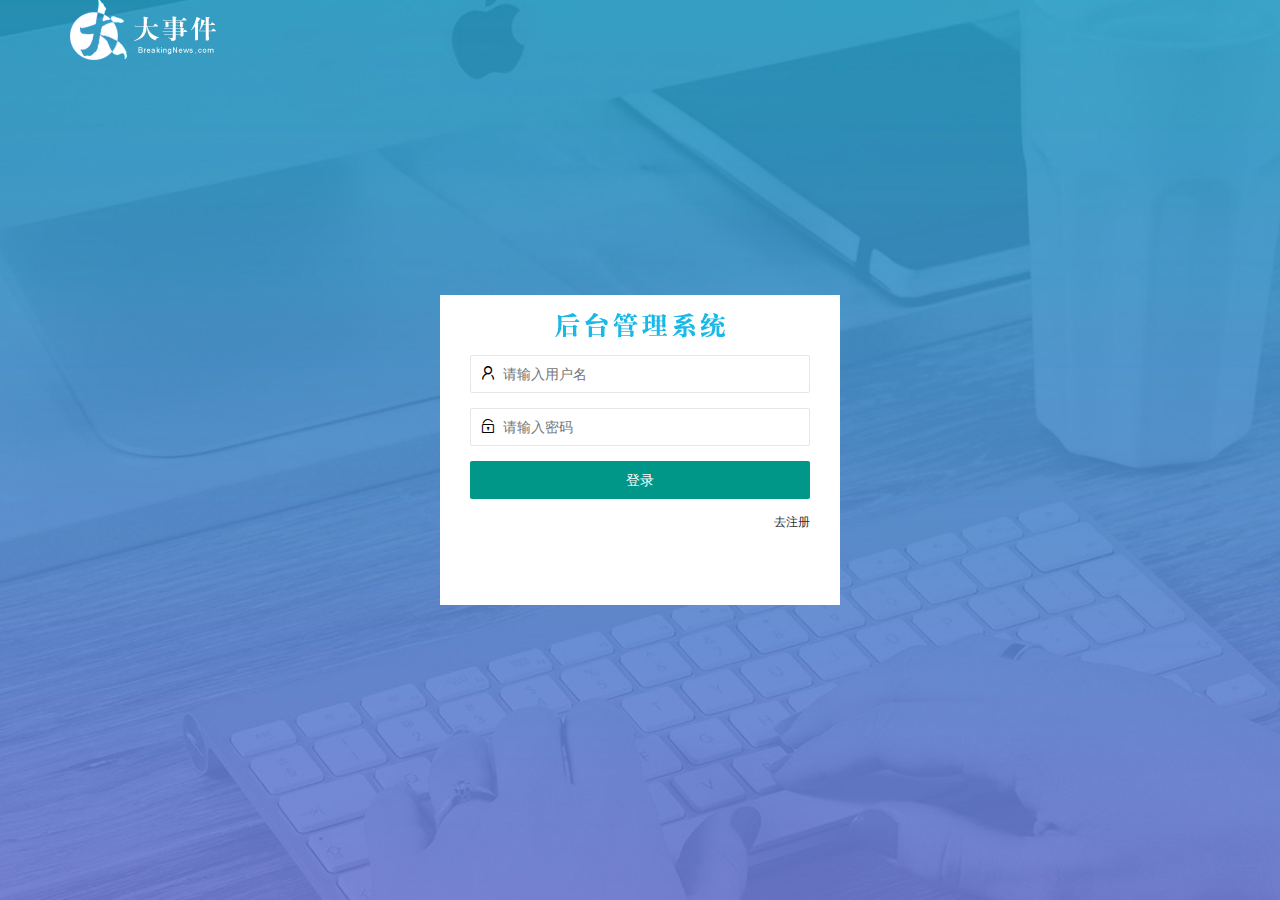
<file: login.html>
<!DOCTYPE html>
<html lang="en">

<head>
    <meta charset="UTF-8">
    <meta name="viewport" content="width=device-width, initial-scale=1.0">
    <title>大事件</title>
    <link rel="stylesheet" href="./assets/css/login.css">
    <!-- 导入layui样式表 -->
    <link rel="stylesheet" href="./assets/lib/layui/css/layui.css">
</head>

<body>
    <!-- 头部样式区 -->
    <div class='layui-main'>
        <img src="./assets/images/logo.png" alt="" />
    </div>
    <!-- 登录和注册区 -->
    <div class="loginAndRegBox">
        <div class="title-box"></div>
        <!-- 登录 -->
        <div class="login-box">
            <form class="layui-form" id="login-post">
                <!-- 用户名 -->
                <div class="layui-form-item">
                    <i class="layui-icon layui-icon-username"></i>
                    <input type="text" name="username" required lay-verify="required" placeholder="请输入用户名" autocomplete="off" class="layui-input" id='username'>
                </div>
                <!-- 密码 -->
                <div class="layui-form-item">
                    <i class="layui-icon layui-icon-password"></i>
                    <input type="password" name="password" required lay-verify="required|pass" placeholder="请输入密码" autocomplete="off" class="layui-input" id='password'>
                </div>
                <!-- 登录按钮 -->
                <div class="layui-form-item"><button class="layui-btn layui-btn-fluid" lay-submit>登录</button>
                </div>
                <div class="layui-form-item links">
                    <a href="javascript:;" id="link_reg">去注册</a>
                </div>
            </form>

        </div>
        <!-- 注册 
           javascript:;不会使页面进行跳转   -->
        <div class="reg-box">
            <form class="layui-form" id='reg-post'>
                <!-- 用户名 -->
                <div class="layui-form-item">
                    <i class="layui-icon layui-icon-username"></i>
                    <input type="text" name="username" required lay-verify="required" placeholder="请输入用户名" autocomplete="off" class="layui-input" id="reg-user">
                </div>
                <!-- 密码 -->
                <div class="layui-form-item">
                    <i class="layui-icon layui-icon-password"></i>
                    <input type="password" name="password" required lay-verify="required|pass" placeholder="请输入密码" autocomplete="off" class="layui-input" id="reg-password">
                </div>
                <!-- 再次输入密码 -->
                <div class="layui-form-item">
                    <i class="layui-icon layui-icon-password"></i>
                    <input type="password" name="repassword" required lay-verify="required|pass|repawd" placeholder="再次输入密码" autocomplete="off" class="layui-input">
                </div>
                <!-- 注册按钮 -->
                <div class="layui-form-item"><button class="layui-btn layui-btn-fluid" lay-submit>注册</button>
                </div>
                <div class="layui-form-item links">
                    <a href="javascript:;" id="link_login">登录</a>
                </div>
            </form>


        </div>
    </div>
    <script src="./assets/lib/layui/layui.all.js"></script>
    <script src="./assets/lib/jquery.js"></script>
    <script src="./assets/js/base.js"></script>
    <script src="./assets/js/login.js"></script>
</body>

</html>
</file>
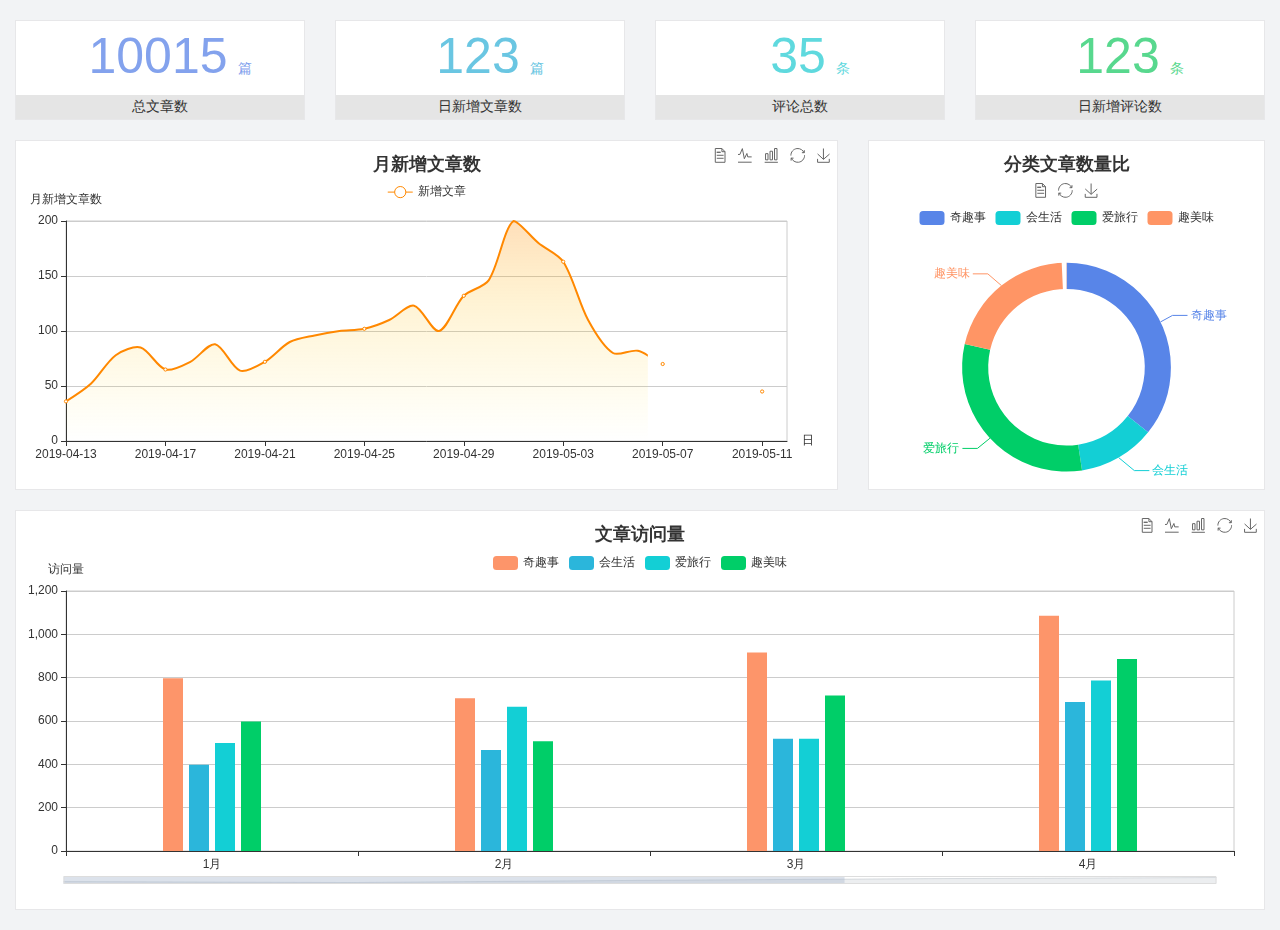
<file: home/dashboard.html>
<!DOCTYPE html>
<html lang="en">

<head>
  <meta charset="UTF-8">
  <meta name="viewport" content="width=device-width, initial-scale=1.0">
  <meta http-equiv="X-UA-Compatible" content="ie=edge">
  <title>图表统计</title>
  <link rel="stylesheet" href="../../assets/lib/bootstrap.css" />
  <link rel="stylesheet" href="../../assets/lib/main.css" />
  <script src="../../assets/lib/jquery.js"></script>
  <script type="text/javascript" src="../../assets/lib/echarts.min.js"></script>
</head>

<body>
  <div class="container-fluid">
    <div class="row spannel_list">
      <div class="col-sm-3 col-xs-6">
        <div class="spannel">
          <em>10015</em><span>篇</span>
          <b>总文章数</b>
        </div>
      </div>
      <div class="col-sm-3 col-xs-6">
        <div class="spannel scolor01">
          <em>123</em><span>篇</span>
          <b>日新增文章数</b>
        </div>
      </div>
      <div class="col-sm-3 col-xs-6">
        <div class="spannel scolor02">
          <em>35</em><span>条</span>
          <b>评论总数</b>
        </div>
      </div>
      <div class="col-sm-3 col-xs-6">
        <div class="spannel scolor03">
          <em>123</em><span>条</span>
          <b>日新增评论数</b>
        </div>
      </div>
    </div>
  </div>

  <div class="container-fluid">
    <div class="row curve-pie">
      <div class="col-lg-8 col-md-8">
        <div class="gragh_pannel" id="curve_show"></div>
      </div>
      <div class="col-lg-4 col-md-4">
        <div class="gragh_pannel" id="pie_show"></div>
      </div>
    </div>
  </div>

  <div class="container-fluid">
    <div class="column_pannel" id="column_show"></div>
  </div>

  <script>
    var oChart = echarts.init(document.getElementById('curve_show'));
    var aList_all = [
      { 'count': 36, 'date': '2019-04-13' },
      { 'count': 52, 'date': '2019-04-14' },
      { 'count': 78, 'date': '2019-04-15' },
      { 'count': 85, 'date': '2019-04-16' },
      { 'count': 65, 'date': '2019-04-17' },
      { 'count': 72, 'date': '2019-04-18' },
      { 'count': 88, 'date': '2019-04-19' },
      { 'count': 64, 'date': '2019-04-20' },
      { 'count': 72, 'date': '2019-04-21' },
      { 'count': 90, 'date': '2019-04-22' },
      { 'count': 96, 'date': '2019-04-23' },
      { 'count': 100, 'date': '2019-04-24' },
      { 'count': 102, 'date': '2019-04-25' },
      { 'count': 110, 'date': '2019-04-26' },
      { 'count': 123, 'date': '2019-04-27' },
      { 'count': 100, 'date': '2019-04-28' },
      { 'count': 132, 'date': '2019-04-29' },
      { 'count': 146, 'date': '2019-04-30' },
      { 'count': 200, 'date': '2019-05-01' },
      { 'count': 180, 'date': '2019-05-02' },
      { 'count': 163, 'date': '2019-05-03' },
      { 'count': 110, 'date': '2019-05-04' },
      { 'count': 80, 'date': '2019-05-05' },
      { 'count': 82, 'date': '2019-05-06' },
      { 'count': 70, 'date': '2019-05-07' },
      { 'count': 65, 'date': '2019-05-08' },
      { 'count': 54, 'date': '2019-05-09' },
      { 'count': 40, 'date': '2019-05-10' },
      { 'count': 45, 'date': '2019-05-11' },
      { 'count': 38, 'date': '2019-05-12' },
    ];

    let aCount = [];
    let aDate = [];

    for (var i = 0; i < aList_all.length; i++) {
      aCount.push(aList_all[i].count);
      aDate.push(aList_all[i].date);
    }

    var chartopt = {
      title: {
        text: '月新增文章数',
        left: 'center',
        top: '10'
      },
      tooltip: {
        trigger: 'axis'
      },
      legend: {
        data: ['新增文章'],
        top: '40'
      },
      toolbox: {
        show: true,
        feature: {
          mark: { show: true },
          dataView: { show: true, readOnly: false },
          magicType: { show: true, type: ['line', 'bar'] },
          restore: { show: true },
          saveAsImage: { show: true }
        }
      },
      calculable: true,
      xAxis: [
        {
          name: '日',
          type: 'category',
          boundaryGap: false,
          data: aDate
        }
      ],
      yAxis: [
        {
          name: '月新增文章数',
          type: 'value'
        }
      ],
      series: [
        {
          name: '新增文章',
          type: 'line',
          smooth: true,
          itemStyle: { normal: { areaStyle: { type: 'default' }, color: '#f80' }, lineStyle: { color: '#f80' } },
          data: aCount
        }],
      areaStyle: {
        normal: {
          color: new echarts.graphic.LinearGradient(0, 0, 0, 1, [{
            offset: 0,
            color: 'rgba(255,136,0,0.39)'
          }, {
            offset: .34,
            color: 'rgba(255,180,0,0.25)'
          }, {
            offset: 1,
            color: 'rgba(255,222,0,0.00)'
          }])

        }
      },
      grid: {
        show: true,
        x: 50,
        x2: 50,
        y: 80,
        height: 220
      }
    };

    oChart.setOption(chartopt);


    var oPie = echarts.init(document.getElementById('pie_show'));
    var oPieopt =
    {
      title: {
        top: 10,
        text: '分类文章数量比',
        x: 'center'
      },
      tooltip: {
        trigger: 'item',
        formatter: "{a} <br/>{b} : {c} ({d}%)"
      },
      color: ['#5885e8', '#13cfd5', '#00ce68', '#ff9565'],
      legend: {
        x: 'center',
        top: 65,
        data: ['奇趣事', '会生活', '爱旅行', '趣美味']
      },
      toolbox: {
        show: true,
        x: 'center',
        top: 35,
        feature: {
          mark: { show: true },
          dataView: { show: true, readOnly: false },
          magicType: {
            show: true,
            type: ['pie', 'funnel'],
            option: {
              funnel: {
                x: '25%',
                width: '50%',
                funnelAlign: 'left',
                max: 1548
              }
            }
          },
          restore: { show: true },
          saveAsImage: { show: true }
        }
      },
      calculable: true,
      series: [
        {
          name: '访问来源',
          type: 'pie',
          radius: ['45%', '60%'],
          center: ['50%', '65%'],
          data: [
            { value: 300, name: '奇趣事' },
            { value: 100, name: '会生活' },
            { value: 260, name: '爱旅行' },
            { value: 180, name: '趣美味' }
          ]
        }
      ]
    };
    oPie.setOption(oPieopt);



    var oColumn = this.echarts.init(document.getElementById('column_show'));
    var oColumnopt =
    {
      title: {
        text: '文章访问量',
        left: 'center',
        top: '10'
      },
      tooltip: {
        trigger: 'axis'
      },
      legend: {
        data: ['奇趣事', '会生活', '爱旅行', '趣美味'],
        top: '40'
      },
      toolbox: {
        show: true,
        feature: {
          mark: { show: true },
          dataView: { show: true, readOnly: false },
          magicType: { show: true, type: ['line', 'bar'] },
          restore: { show: true },
          saveAsImage: { show: true }
        }
      },
      calculable: true,
      xAxis: [
        {
          type: 'category',
          data: ['1月', '2月', '3月', '4月', '5月']
        }
      ],
      yAxis: [
        {
          name: '访问量',
          type: 'value'
        }
      ],
      series: [
        {
          name: '奇趣事',
          type: 'bar',
          barWidth: 20,
          itemStyle: {
            normal: { areaStyle: { type: 'default' }, color: '#fd956a' }
          },
          data: [800, 708, 920, 1090, 1200]
        },
        {
          name: '会生活',
          type: 'bar',
          barWidth: 20,
          itemStyle: {
            normal: { areaStyle: { type: 'default' }, color: '#2bb6db' }
          },
          data: [400, 468, 520, 690, 800]
        },
        {
          name: '爱旅行',
          type: 'bar',
          barWidth: 20,
          itemStyle: {
            normal: { areaStyle: { type: 'default' }, color: '#13cfd5' }
          },
          data: [500, 668, 520, 790, 900]
        },
        {
          name: '趣美味',
          type: 'bar',
          barWidth: 20,
          itemStyle: {
            normal: { areaStyle: { type: 'default' }, color: '#00ce68' }
          },
          data: [600, 508, 720, 890, 1000]
        }
      ],
      grid: {
        show: true,
        x: 50,
        x2: 30,
        y: 80,
        height: 260
      },
      dataZoom: [//给x轴设置滚动条
        {
          start: 0,//默认为0
          end: 100 - 1000 / 31,//默认为100
          type: 'slider',
          show: true,
          xAxisIndex: [0],
          handleSize: 0,//滑动条的 左右2个滑动条的大小
          height: 8,//组件高度
          left: 45, //左边的距离
          right: 50,//右边的距离
          bottom: 26,//右边的距离
          handleColor: '#ddd',//h滑动图标的颜色
          handleStyle: {
            borderColor: "#cacaca",
            borderWidth: "1",
            shadowBlur: 2,
            background: "#ddd",
            shadowColor: "#ddd",
          }
        }]
    };
    oColumn.setOption(oColumnopt);
  </script>
</body>

</html>
</file>
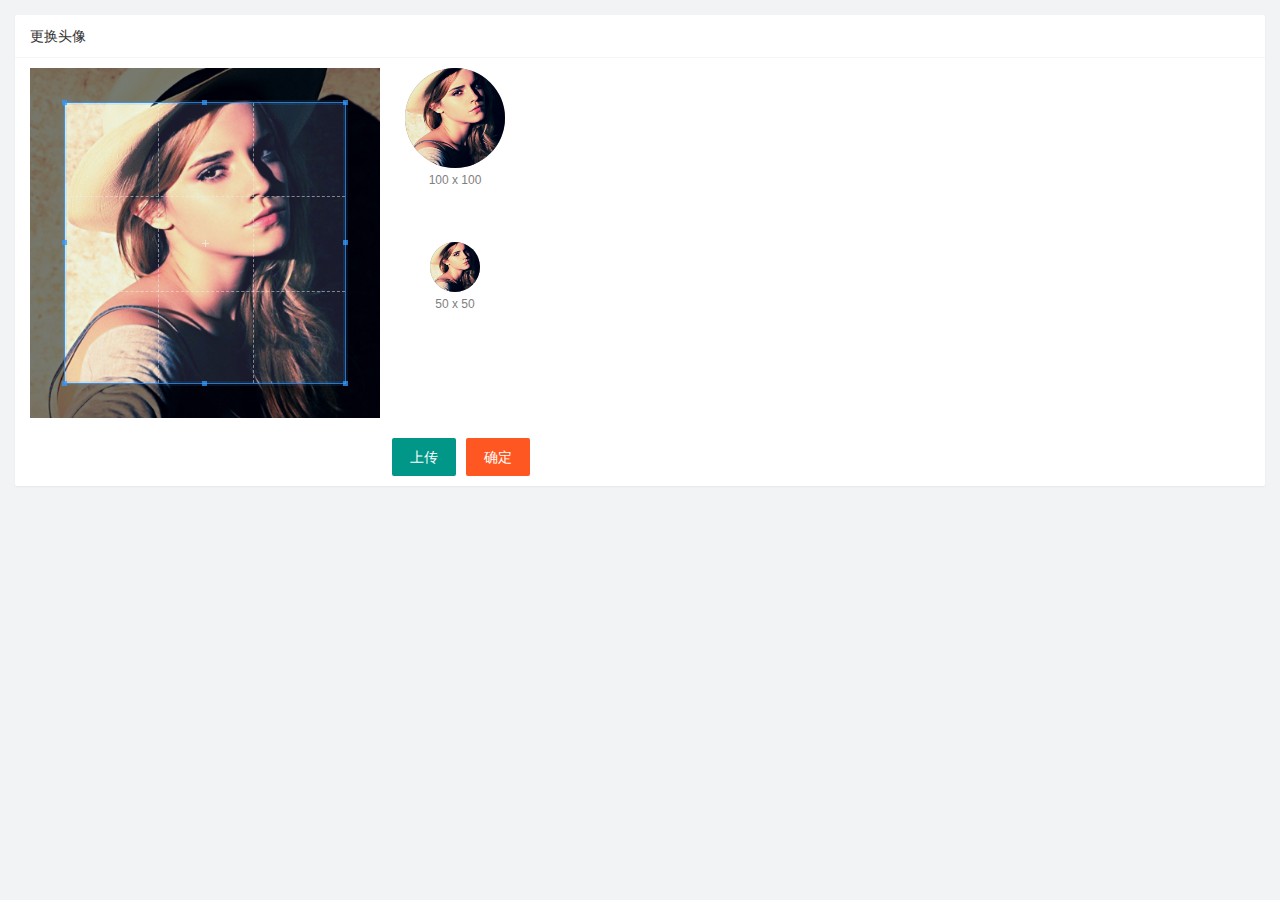
<file: user/user-avatar.html>
<!DOCTYPE html>
<html lang="en">

<head>
    <meta charset="UTF-8">
    <meta name="viewport" content="width=device-width, initial-scale=1.0">
    <title>Document</title>
    <link rel="stylesheet" href="/assets/lib/layui/css/layui.css" />
    <link rel="stylesheet" href="/assets/lib/cropper/cropper.css" />
    <link rel="stylesheet" href="/assets/css/user/user/user-avatar.css" />
</head>

<body>
    <div class="layui-card">
        <div class="layui-card-header">更换头像</div>
        <div class="layui-card-body">
            <!-- 第一行的图片裁剪和预览区域 -->
            <div class="row1">
                <!-- 图片裁剪区域 -->
                <div class="cropper-box">
                    <!-- 这个 img 标签很重要，将来会把它初始化为裁剪区域 -->
                    <img id="image" src="/assets/images/sample.jpg" />
                </div>
                <!-- 图片的预览区域 -->
                <div class="preview-box">
                    <div>
                        <!-- 宽高为 100px 的预览区域 -->
                        <div class="img-preview w100"></div>
                        <p class="size">100 x 100</p>
                    </div>
                    <div>
                        <!-- 宽高为 50px 的预览区域 -->
                        <div class="img-preview w50"></div>
                        <p class="size">50 x 50</p>
                    </div>
                </div>
            </div>

            <!-- 第二行的按钮区域 -->
            <div class="row2">
                <input type="file" id="file" accept="img.png,img.jpeg" />
                <button type="button" class="layui-btn" id="btnChooseImg">上传</button>
                <button type="button" class="layui-btn layui-btn-danger" id="button">确定</button>
            </div>
        </div>
    </div>
    <script src="/assets/lib/jquery.js"></script>
    <script src="/assets/lib/layui/layui.all.js"></script>
    <script src="/assets/js/base.js"></script>
    <script src="/assets/lib/cropper/Cropper.js"></script>
    <script src="/assets/lib/cropper/jquery-cropper.js"></script>
    <script src="/assets/js/user/user-avatar.js"></script>
</body>

</html>
</file>
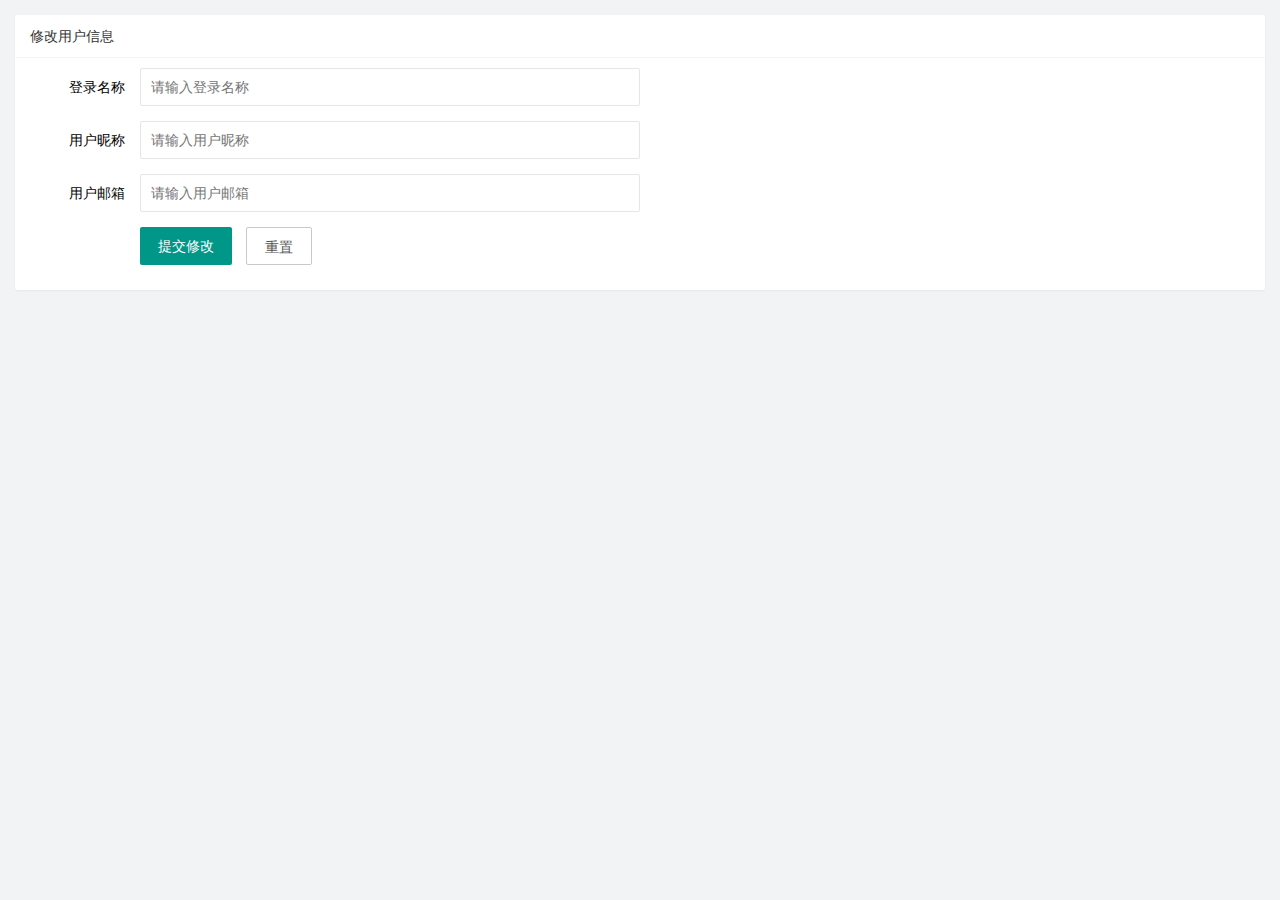
<file: user/user-info.html>
<!DOCTYPE html>
<html lang="en">

<head>
    <meta charset="UTF-8">
    <meta name="viewport" content="width=device-width, initial-scale=1.0">
    <title>Document</title>
    <link rel="stylesheet" href="/assets/lib/layui/css/layui.css" />
    <link rel="stylesheet" href="/assets/css/user/user/user-info.css" />
</head>

<body>
    <div class="layui-card">
        <div class="layui-card-header">修改用户信息</div>
        <div class="layui-card-body">
            <form class="layui-form" lay-filter="rr" id="yy">
                <input type="hidden" name='id' />
                <div class="layui-form-item">
                    <label class="layui-form-label">登录名称</label>
                    <div class="layui-input-block">
                        <input type="text" name="username" required lay-verify="required" placeholder="请输入登录名称" autocomplete="off" class="layui-input" readonly>
                    </div>
                </div>
                <div class="layui-form-item">
                    <label class="layui-form-label">用户昵称</label>
                    <div class="layui-input-block">
                        <input type="text" name="nickname" required lay-verify="required|nickname" placeholder="请输入用户昵称" autocomplete="off" class="layui-input">
                    </div>
                </div>
                <div class="layui-form-item">
                    <label class="layui-form-label">用户邮箱</label>
                    <div class="layui-input-block">
                        <input type="text" name="email" required lay-verify="required|email" placeholder="请输入用户邮箱" autocomplete="off" class="layui-input">
                    </div>
                </div>
                <div class="layui-form-item">
                    <div class="layui-input-block">
                        <button class="layui-btn" lay-submit lay-filter="formDemo">提交修改</button>
                        <button type="reset" class="layui-btn layui-btn-primary" id="btn-resert">重置</button>
                    </div>
                </div>
            </form>
        </div>
    </div>
    <script src="/assets/lib/layui/layui.all.js"></script>
    <script src="/assets/lib/jquery.js"></script>
    <script src="/assets/js/base.js"></script>
    <script src="/assets/js/user/user-info.js"></script>
</body>

</html>
</file>
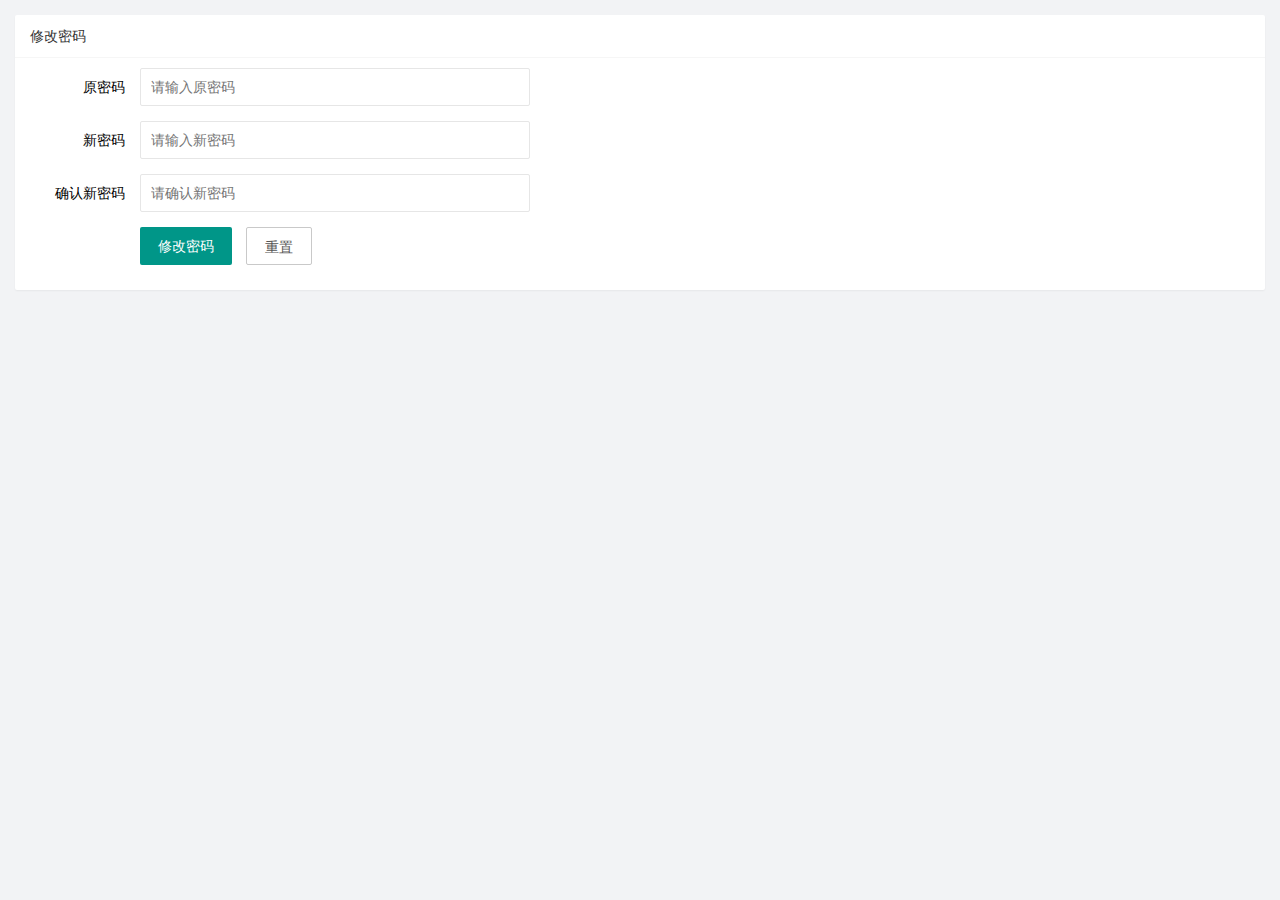
<file: user/user-pwd.html>
<!DOCTYPE html>
<html lang="en">

<head>
    <meta charset="UTF-8">
    <meta name="viewport" content="width=device-width, initial-scale=1.0">
    <title>Document</title>
    <link rel="stylesheet" href="/assets/lib/layui/css/layui.css">
    <link rel="stylesheet" href="/assets/css/user/user/user-pwd.css">
</head>

<body>
    <div class="layui-card">
        <div class="layui-card-header">修改密码</div>
        <div class="layui-card-body">
            <form class="layui-form" id="jj">
                <div class="layui-form-item">
                    <label class="layui-form-label">原密码</label>
                    <div class="layui-input-block">
                        <input type="password" name="oldPwd" required lay-verify="required" placeholder="请输入原密码" autocomplete="off" class="layui-input">
                    </div>
                </div>
                <div class="layui-form-item">
                    <label class="layui-form-label">新密码</label>
                    <div class="layui-input-block">
                        <input type="password" name="newPwd" required lay-verify="required|samepass" placeholder="请输入新密码" autocomplete="off" class="layui-input">
                    </div>
                </div>
                <div class="layui-form-item">
                    <label class="layui-form-label">确认新密码</label>
                    <div class="layui-input-block">
                        <input type="password" name="rePwd" required lay-verify="required|repwd" placeholder="请确认新密码" autocomplete="off" class="layui-input">
                    </div>
                </div>
                <div class="layui-form-item">
                    <div class="layui-input-block">
                        <button class="layui-btn" lay-submit lay-filter="formDemo">修改密码</button>
                        <button type="reset" class="layui-btn layui-btn-primary">重置</button>
                    </div>
                </div>
            </form>
        </div>
    </div>
    <script src="/assets/lib/layui/layui.all.js"></script>
    <script src="/assets/lib/jquery.js"></script>
    <script src="/assets/js/base.js"></script>
    <script src="/assets/js/user/user-pwd.js"></script>
</body>

</html>
</file>
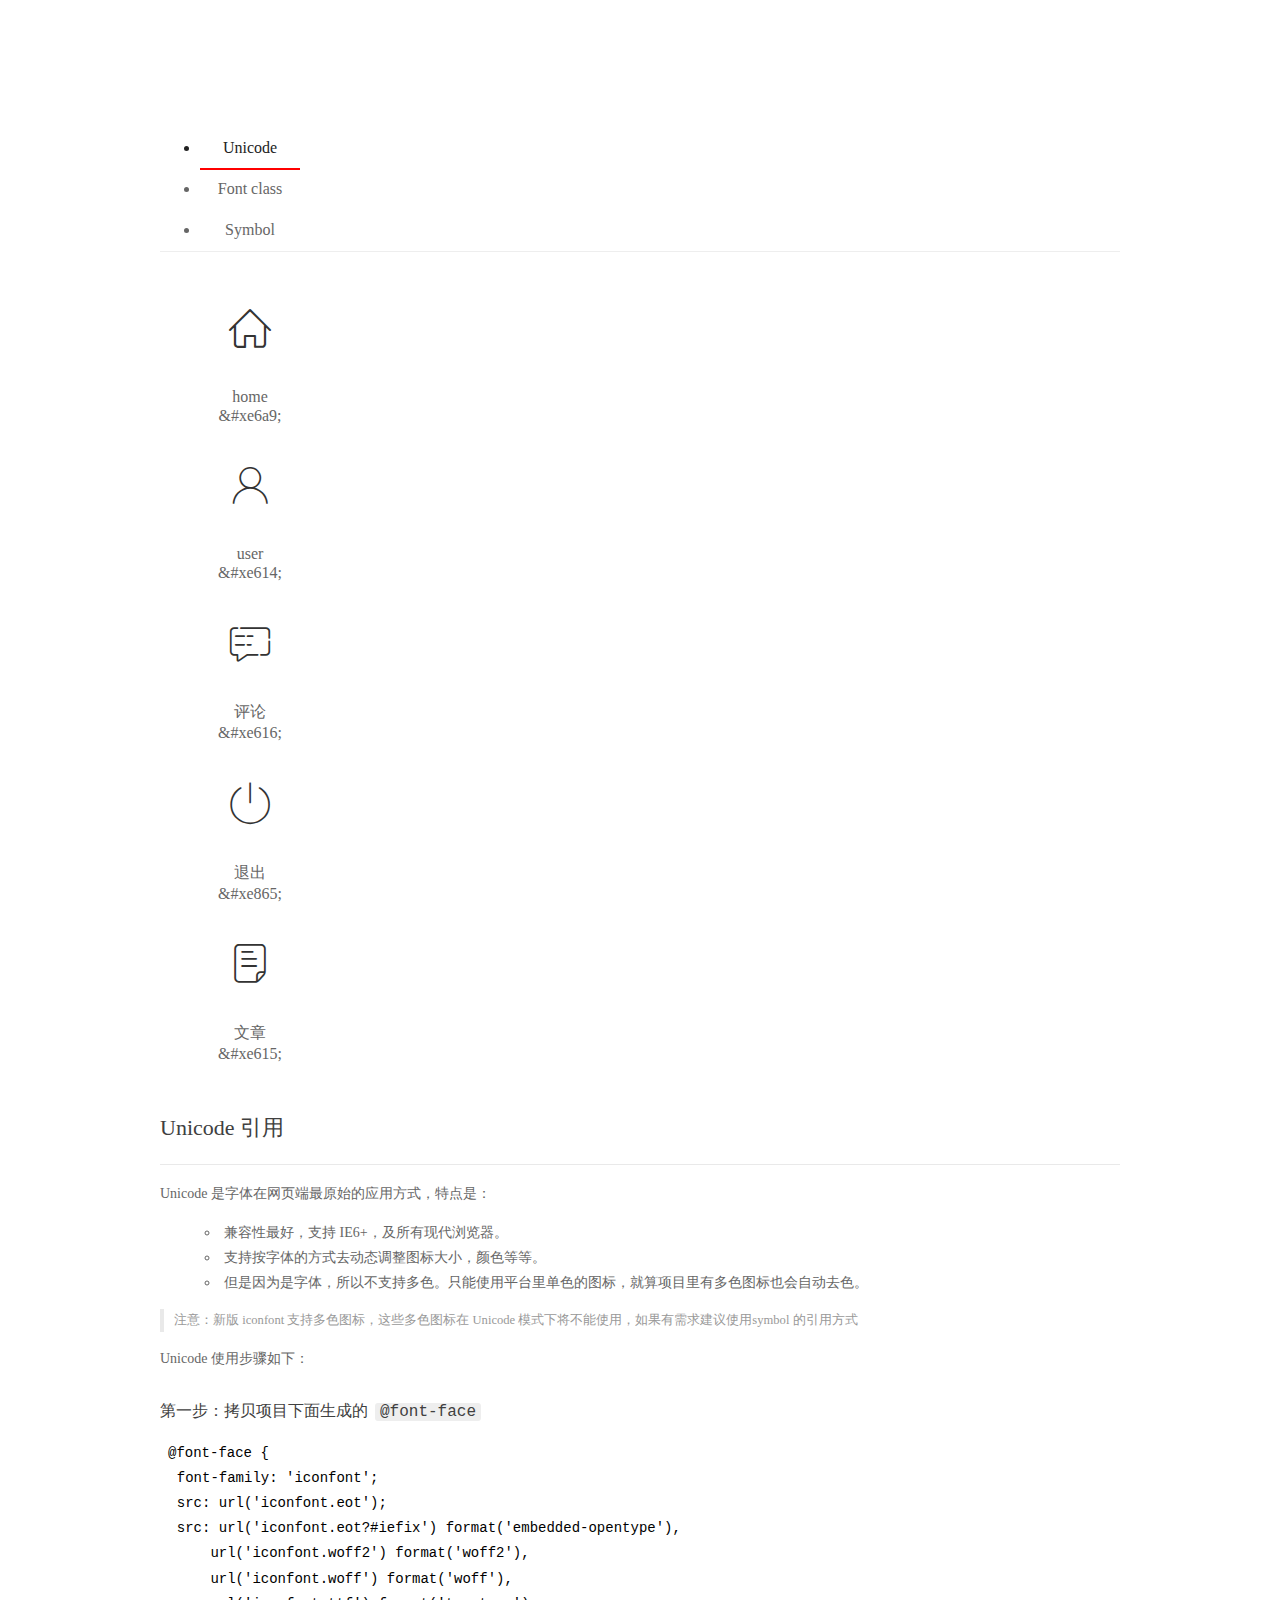
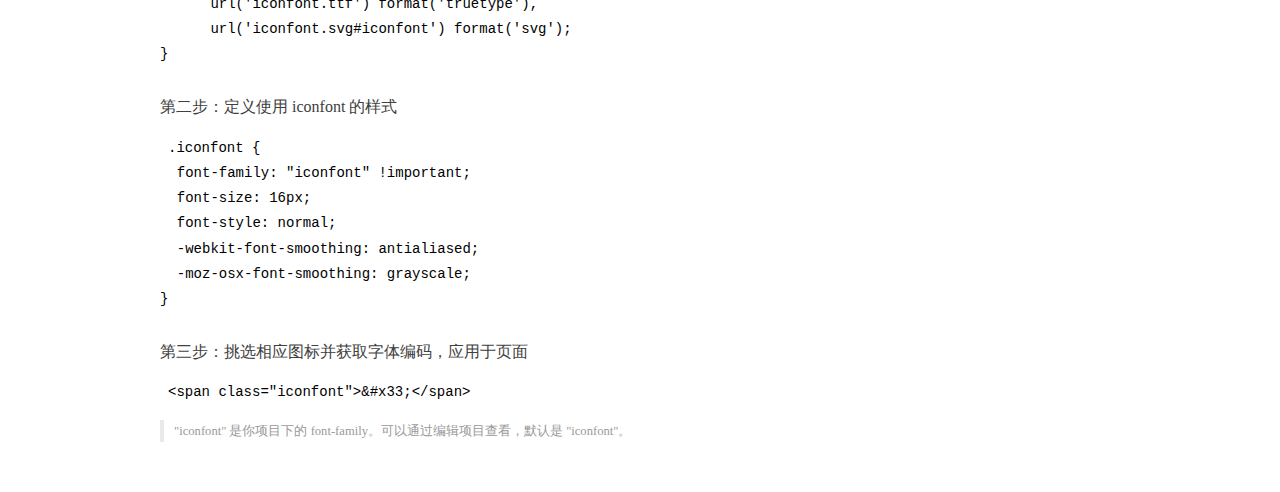
<file: assets/fonts/demo_index.html>
<!DOCTYPE html>
<html>
<head>
  <meta charset="utf-8"/>
  <title>IconFont Demo</title>
  <link rel="shortcut icon" href="https://gtms04.alicdn.com/tps/i4/TB1_oz6GVXXXXaFXpXXJDFnIXXX-64-64.ico" type="image/x-icon"/>
  <link rel="stylesheet" href="https://g.alicdn.com/thx/cube/1.3.2/cube.min.css">
  <link rel="stylesheet" href="demo.css">
  <link rel="stylesheet" href="iconfont.css">
  <script src="iconfont.js"></script>
  <!-- jQuery -->
  <script src="https://a1.alicdn.com/oss/uploads/2018/12/26/7bfddb60-08e8-11e9-9b04-53e73bb6408b.js"></script>
  <!-- 代码高亮 -->
  <script src="https://a1.alicdn.com/oss/uploads/2018/12/26/a3f714d0-08e6-11e9-8a15-ebf944d7534c.js"></script>
</head>
<body>
  <div class="main">
    <h1 class="logo"><a href="https://www.iconfont.cn/" title="iconfont 首页" target="_blank">&#xe86b;</a></h1>
    <div class="nav-tabs">
      <ul id="tabs" class="dib-box">
        <li class="dib active"><span>Unicode</span></li>
        <li class="dib"><span>Font class</span></li>
        <li class="dib"><span>Symbol</span></li>
      </ul>
      
    </div>
    <div class="tab-container">
      <div class="content unicode" style="display: block;">
          <ul class="icon_lists dib-box">
          
            <li class="dib">
              <span class="icon iconfont">&#xe6a9;</span>
                <div class="name">home</div>
                <div class="code-name">&amp;#xe6a9;</div>
              </li>
          
            <li class="dib">
              <span class="icon iconfont">&#xe614;</span>
                <div class="name">user</div>
                <div class="code-name">&amp;#xe614;</div>
              </li>
          
            <li class="dib">
              <span class="icon iconfont">&#xe616;</span>
                <div class="name">评论</div>
                <div class="code-name">&amp;#xe616;</div>
              </li>
          
            <li class="dib">
              <span class="icon iconfont">&#xe865;</span>
                <div class="name">退出</div>
                <div class="code-name">&amp;#xe865;</div>
              </li>
          
            <li class="dib">
              <span class="icon iconfont">&#xe615;</span>
                <div class="name">文章</div>
                <div class="code-name">&amp;#xe615;</div>
              </li>
          
          </ul>
          <div class="article markdown">
          <h2 id="unicode-">Unicode 引用</h2>
          <hr>

          <p>Unicode 是字体在网页端最原始的应用方式，特点是：</p>
          <ul>
            <li>兼容性最好，支持 IE6+，及所有现代浏览器。</li>
            <li>支持按字体的方式去动态调整图标大小，颜色等等。</li>
            <li>但是因为是字体，所以不支持多色。只能使用平台里单色的图标，就算项目里有多色图标也会自动去色。</li>
          </ul>
          <blockquote>
            <p>注意：新版 iconfont 支持多色图标，这些多色图标在 Unicode 模式下将不能使用，如果有需求建议使用symbol 的引用方式</p>
          </blockquote>
          <p>Unicode 使用步骤如下：</p>
          <h3 id="-font-face">第一步：拷贝项目下面生成的 <code>@font-face</code></h3>
<pre><code class="language-css"
>@font-face {
  font-family: 'iconfont';
  src: url('iconfont.eot');
  src: url('iconfont.eot?#iefix') format('embedded-opentype'),
      url('iconfont.woff2') format('woff2'),
      url('iconfont.woff') format('woff'),
      url('iconfont.ttf') format('truetype'),
      url('iconfont.svg#iconfont') format('svg');
}
</code></pre>
          <h3 id="-iconfont-">第二步：定义使用 iconfont 的样式</h3>
<pre><code class="language-css"
>.iconfont {
  font-family: "iconfont" !important;
  font-size: 16px;
  font-style: normal;
  -webkit-font-smoothing: antialiased;
  -moz-osx-font-smoothing: grayscale;
}
</code></pre>
          <h3 id="-">第三步：挑选相应图标并获取字体编码，应用于页面</h3>
<pre>
<code class="language-html"
>&lt;span class="iconfont"&gt;&amp;#x33;&lt;/span&gt;
</code></pre>
          <blockquote>
            <p>"iconfont" 是你项目下的 font-family。可以通过编辑项目查看，默认是 "iconfont"。</p>
          </blockquote>
          </div>
      </div>
      <div class="content font-class">
        <ul class="icon_lists dib-box">
          
          <li class="dib">
            <span class="icon iconfont icon-home"></span>
            <div class="name">
              home
            </div>
            <div class="code-name">.icon-home
            </div>
          </li>
          
          <li class="dib">
            <span class="icon iconfont icon-user"></span>
            <div class="name">
              user
            </div>
            <div class="code-name">.icon-user
            </div>
          </li>
          
          <li class="dib">
            <span class="icon iconfont icon-pinglun"></span>
            <div class="name">
              评论
            </div>
            <div class="code-name">.icon-pinglun
            </div>
          </li>
          
          <li class="dib">
            <span class="icon iconfont icon-tuichu"></span>
            <div class="name">
              退出
            </div>
            <div class="code-name">.icon-tuichu
            </div>
          </li>
          
          <li class="dib">
            <span class="icon iconfont icon-16"></span>
            <div class="name">
              文章
            </div>
            <div class="code-name">.icon-16
            </div>
          </li>
          
        </ul>
        <div class="article markdown">
        <h2 id="font-class-">font-class 引用</h2>
        <hr>

        <p>font-class 是 Unicode 使用方式的一种变种，主要是解决 Unicode 书写不直观，语意不明确的问题。</p>
        <p>与 Unicode 使用方式相比，具有如下特点：</p>
        <ul>
          <li>兼容性良好，支持 IE8+，及所有现代浏览器。</li>
          <li>相比于 Unicode 语意明确，书写更直观。可以很容易分辨这个 icon 是什么。</li>
          <li>因为使用 class 来定义图标，所以当要替换图标时，只需要修改 class 里面的 Unicode 引用。</li>
          <li>不过因为本质上还是使用的字体，所以多色图标还是不支持的。</li>
        </ul>
        <p>使用步骤如下：</p>
        <h3 id="-fontclass-">第一步：引入项目下面生成的 fontclass 代码：</h3>
<pre><code class="language-html">&lt;link rel="stylesheet" href="./iconfont.css"&gt;
</code></pre>
        <h3 id="-">第二步：挑选相应图标并获取类名，应用于页面：</h3>
<pre><code class="language-html">&lt;span class="iconfont icon-xxx"&gt;&lt;/span&gt;
</code></pre>
        <blockquote>
          <p>"
            iconfont" 是你项目下的 font-family。可以通过编辑项目查看，默认是 "iconfont"。</p>
        </blockquote>
      </div>
      </div>
      <div class="content symbol">
          <ul class="icon_lists dib-box">
          
            <li class="dib">
                <svg class="icon svg-icon" aria-hidden="true">
                  <use xlink:href="#icon-home"></use>
                </svg>
                <div class="name">home</div>
                <div class="code-name">#icon-home</div>
            </li>
          
            <li class="dib">
                <svg class="icon svg-icon" aria-hidden="true">
                  <use xlink:href="#icon-user"></use>
                </svg>
                <div class="name">user</div>
                <div class="code-name">#icon-user</div>
            </li>
          
            <li class="dib">
                <svg class="icon svg-icon" aria-hidden="true">
                  <use xlink:href="#icon-pinglun"></use>
                </svg>
                <div class="name">评论</div>
                <div class="code-name">#icon-pinglun</div>
            </li>
          
            <li class="dib">
                <svg class="icon svg-icon" aria-hidden="true">
                  <use xlink:href="#icon-tuichu"></use>
                </svg>
                <div class="name">退出</div>
                <div class="code-name">#icon-tuichu</div>
            </li>
          
            <li class="dib">
                <svg class="icon svg-icon" aria-hidden="true">
                  <use xlink:href="#icon-16"></use>
                </svg>
                <div class="name">文章</div>
                <div class="code-name">#icon-16</div>
            </li>
          
          </ul>
          <div class="article markdown">
          <h2 id="symbol-">Symbol 引用</h2>
          <hr>

          <p>这是一种全新的使用方式，应该说这才是未来的主流，也是平台目前推荐的用法。相关介绍可以参考这篇<a href="">文章</a>
            这种用法其实是做了一个 SVG 的集合，与另外两种相比具有如下特点：</p>
          <ul>
            <li>支持多色图标了，不再受单色限制。</li>
            <li>通过一些技巧，支持像字体那样，通过 <code>font-size</code>, <code>color</code> 来调整样式。</li>
            <li>兼容性较差，支持 IE9+，及现代浏览器。</li>
            <li>浏览器渲染 SVG 的性能一般，还不如 png。</li>
          </ul>
          <p>使用步骤如下：</p>
          <h3 id="-symbol-">第一步：引入项目下面生成的 symbol 代码：</h3>
<pre><code class="language-html">&lt;script src="./iconfont.js"&gt;&lt;/script&gt;
</code></pre>
          <h3 id="-css-">第二步：加入通用 CSS 代码（引入一次就行）：</h3>
<pre><code class="language-html">&lt;style&gt;
.icon {
  width: 1em;
  height: 1em;
  vertical-align: -0.15em;
  fill: currentColor;
  overflow: hidden;
}
&lt;/style&gt;
</code></pre>
          <h3 id="-">第三步：挑选相应图标并获取类名，应用于页面：</h3>
<pre><code class="language-html">&lt;svg class="icon" aria-hidden="true"&gt;
  &lt;use xlink:href="#icon-xxx"&gt;&lt;/use&gt;
&lt;/svg&gt;
</code></pre>
          </div>
      </div>

    </div>
  </div>
  <script>
  $(document).ready(function () {
      $('.tab-container .content:first').show()

      $('#tabs li').click(function (e) {
        var tabContent = $('.tab-container .content')
        var index = $(this).index()

        if ($(this).hasClass('active')) {
          return
        } else {
          $('#tabs li').removeClass('active')
          $(this).addClass('active')

          tabContent.hide().eq(index).fadeIn()
        }
      })
    })
  </script>
</body>
</html>
</file>
<file: assets/css/login.css>
html,
body {
    margin: 0;
    padding: 0;
    height: 100%;
    width: 100%;
    background: url('/assets/images/login_bg.jpg') no-repeat center;
    background-size: cover;
}


/* 三个水平垂直居中方法 */

.loginAndRegBox {
    width: 400px;
    height: 310px;
    background-color: #fff;
    position: absolute;
    left: 50%;
    top: 50%;
    transform: translate(-50%, -50%);
}

.title-box {
    height: 60px;
    background: url('/assets/images/login_title.png') no-repeat center;
}

.reg-box {
    display: none;
}

.layui-form {
    padding: 0 30px;
}

.links {
    display: flex;
    justify-content: flex-end;
}

.links a {
    font-size: 12px;
}

.layui-form-item {
    position: relative;
}

.layui-icon {
    position: absolute;
    top: 10px;
    left: 10px;
}

.layui-input {
    padding-left: 32px!important;
}
</file>
<file: assets/lib/layui/css/layui.css>
/** layui-v2.5.5 MIT License By https://www.layui.com */
 .layui-inline,img{display:inline-block;vertical-align:middle}h1,h2,h3,h4,h5,h6{font-weight:400}.layui-edge,.layui-header,.layui-inline,.layui-main{position:relative}.layui-body,.layui-edge,.layui-elip{overflow:hidden}.layui-btn,.layui-edge,.layui-inline,img{vertical-align:middle}.layui-btn,.layui-disabled,.layui-icon,.layui-unselect{-moz-user-select:none;-webkit-user-select:none;-ms-user-select:none}.layui-elip,.layui-form-checkbox span,.layui-form-pane .layui-form-label{text-overflow:ellipsis;white-space:nowrap}.layui-breadcrumb,.layui-tree-btnGroup{visibility:hidden}blockquote,body,button,dd,div,dl,dt,form,h1,h2,h3,h4,h5,h6,input,li,ol,p,pre,td,textarea,th,ul{margin:0;padding:0;-webkit-tap-highlight-color:rgba(0,0,0,0)}a:active,a:hover{outline:0}img{border:none}li{list-style:none}table{border-collapse:collapse;border-spacing:0}h4,h5,h6{font-size:100%}button,input,optgroup,option,select,textarea{font-family:inherit;font-size:inherit;font-style:inherit;font-weight:inherit;outline:0}pre{white-space:pre-wrap;white-space:-moz-pre-wrap;white-space:-pre-wrap;white-space:-o-pre-wrap;word-wrap:break-word}body{line-height:24px;font:14px Helvetica Neue,Helvetica,PingFang SC,Tahoma,Arial,sans-serif}hr{height:1px;margin:10px 0;border:0;clear:both}a{color:#333;text-decoration:none}a:hover{color:#777}a cite{font-style:normal;*cursor:pointer}.layui-border-box,.layui-border-box *{box-sizing:border-box}.layui-box,.layui-box *{box-sizing:content-box}.layui-clear{clear:both;*zoom:1}.layui-clear:after{content:'\20';clear:both;*zoom:1;display:block;height:0}.layui-inline{*display:inline;*zoom:1}.layui-edge{display:inline-block;width:0;height:0;border-width:6px;border-style:dashed;border-color:transparent}.layui-edge-top{top:-4px;border-bottom-color:#999;border-bottom-style:solid}.layui-edge-right{border-left-color:#999;border-left-style:solid}.layui-edge-bottom{top:2px;border-top-color:#999;border-top-style:solid}.layui-edge-left{border-right-color:#999;border-right-style:solid}.layui-disabled,.layui-disabled:hover{color:#d2d2d2!important;cursor:not-allowed!important}.layui-circle{border-radius:100%}.layui-show{display:block!important}.layui-hide{display:none!important}@font-face{font-family:layui-icon;src:url(../font/iconfont.eot?v=250);src:url(../font/iconfont.eot?v=250#iefix) format('embedded-opentype'),url(../font/iconfont.woff2?v=250) format('woff2'),url(../font/iconfont.woff?v=250) format('woff'),url(../font/iconfont.ttf?v=250) format('truetype'),url(../font/iconfont.svg?v=250#layui-icon) format('svg')}.layui-icon{font-family:layui-icon!important;font-size:16px;font-style:normal;-webkit-font-smoothing:antialiased;-moz-osx-font-smoothing:grayscale}.layui-icon-reply-fill:before{content:"\e611"}.layui-icon-set-fill:before{content:"\e614"}.layui-icon-menu-fill:before{content:"\e60f"}.layui-icon-search:before{content:"\e615"}.layui-icon-share:before{content:"\e641"}.layui-icon-set-sm:before{content:"\e620"}.layui-icon-engine:before{content:"\e628"}.layui-icon-close:before{content:"\1006"}.layui-icon-close-fill:before{content:"\1007"}.layui-icon-chart-screen:before{content:"\e629"}.layui-icon-star:before{content:"\e600"}.layui-icon-circle-dot:before{content:"\e617"}.layui-icon-chat:before{content:"\e606"}.layui-icon-release:before{content:"\e609"}.layui-icon-list:before{content:"\e60a"}.layui-icon-chart:before{content:"\e62c"}.layui-icon-ok-circle:before{content:"\1005"}.layui-icon-layim-theme:before{content:"\e61b"}.layui-icon-table:before{content:"\e62d"}.layui-icon-right:before{content:"\e602"}.layui-icon-left:before{content:"\e603"}.layui-icon-cart-simple:before{content:"\e698"}.layui-icon-face-cry:before{content:"\e69c"}.layui-icon-face-smile:before{content:"\e6af"}.layui-icon-survey:before{content:"\e6b2"}.layui-icon-tree:before{content:"\e62e"}.layui-icon-upload-circle:before{content:"\e62f"}.layui-icon-add-circle:before{content:"\e61f"}.layui-icon-download-circle:before{content:"\e601"}.layui-icon-templeate-1:before{content:"\e630"}.layui-icon-util:before{content:"\e631"}.layui-icon-face-surprised:before{content:"\e664"}.layui-icon-edit:before{content:"\e642"}.layui-icon-speaker:before{content:"\e645"}.layui-icon-down:before{content:"\e61a"}.layui-icon-file:before{content:"\e621"}.layui-icon-layouts:before{content:"\e632"}.layui-icon-rate-half:before{content:"\e6c9"}.layui-icon-add-circle-fine:before{content:"\e608"}.layui-icon-prev-circle:before{content:"\e633"}.layui-icon-read:before{content:"\e705"}.layui-icon-404:before{content:"\e61c"}.layui-icon-carousel:before{content:"\e634"}.layui-icon-help:before{content:"\e607"}.layui-icon-code-circle:before{content:"\e635"}.layui-icon-water:before{content:"\e636"}.layui-icon-username:before{content:"\e66f"}.layui-icon-find-fill:before{content:"\e670"}.layui-icon-about:before{content:"\e60b"}.layui-icon-location:before{content:"\e715"}.layui-icon-up:before{content:"\e619"}.layui-icon-pause:before{content:"\e651"}.layui-icon-date:before{content:"\e637"}.layui-icon-layim-uploadfile:before{content:"\e61d"}.layui-icon-delete:before{content:"\e640"}.layui-icon-play:before{content:"\e652"}.layui-icon-top:before{content:"\e604"}.layui-icon-friends:before{content:"\e612"}.layui-icon-refresh-3:before{content:"\e9aa"}.layui-icon-ok:before{content:"\e605"}.layui-icon-layer:before{content:"\e638"}.layui-icon-face-smile-fine:before{content:"\e60c"}.layui-icon-dollar:before{content:"\e659"}.layui-icon-group:before{content:"\e613"}.layui-icon-layim-download:before{content:"\e61e"}.layui-icon-picture-fine:before{content:"\e60d"}.layui-icon-link:before{content:"\e64c"}.layui-icon-diamond:before{content:"\e735"}.layui-icon-log:before{content:"\e60e"}.layui-icon-rate-solid:before{content:"\e67a"}.layui-icon-fonts-del:before{content:"\e64f"}.layui-icon-unlink:before{content:"\e64d"}.layui-icon-fonts-clear:before{content:"\e639"}.layui-icon-triangle-r:before{content:"\e623"}.layui-icon-circle:before{content:"\e63f"}.layui-icon-radio:before{content:"\e643"}.layui-icon-align-center:before{content:"\e647"}.layui-icon-align-right:before{content:"\e648"}.layui-icon-align-left:before{content:"\e649"}.layui-icon-loading-1:before{content:"\e63e"}.layui-icon-return:before{content:"\e65c"}.layui-icon-fonts-strong:before{content:"\e62b"}.layui-icon-upload:before{content:"\e67c"}.layui-icon-dialogue:before{content:"\e63a"}.layui-icon-video:before{content:"\e6ed"}.layui-icon-headset:before{content:"\e6fc"}.layui-icon-cellphone-fine:before{content:"\e63b"}.layui-icon-add-1:before{content:"\e654"}.layui-icon-face-smile-b:before{content:"\e650"}.layui-icon-fonts-html:before{content:"\e64b"}.layui-icon-form:before{content:"\e63c"}.layui-icon-cart:before{content:"\e657"}.layui-icon-camera-fill:before{content:"\e65d"}.layui-icon-tabs:before{content:"\e62a"}.layui-icon-fonts-code:before{content:"\e64e"}.layui-icon-fire:before{content:"\e756"}.layui-icon-set:before{content:"\e716"}.layui-icon-fonts-u:before{content:"\e646"}.layui-icon-triangle-d:before{content:"\e625"}.layui-icon-tips:before{content:"\e702"}.layui-icon-picture:before{content:"\e64a"}.layui-icon-more-vertical:before{content:"\e671"}.layui-icon-flag:before{content:"\e66c"}.layui-icon-loading:before{content:"\e63d"}.layui-icon-fonts-i:before{content:"\e644"}.layui-icon-refresh-1:before{content:"\e666"}.layui-icon-rmb:before{content:"\e65e"}.layui-icon-home:before{content:"\e68e"}.layui-icon-user:before{content:"\e770"}.layui-icon-notice:before{content:"\e667"}.layui-icon-login-weibo:before{content:"\e675"}.layui-icon-voice:before{content:"\e688"}.layui-icon-upload-drag:before{content:"\e681"}.layui-icon-login-qq:before{content:"\e676"}.layui-icon-snowflake:before{content:"\e6b1"}.layui-icon-file-b:before{content:"\e655"}.layui-icon-template:before{content:"\e663"}.layui-icon-auz:before{content:"\e672"}.layui-icon-console:before{content:"\e665"}.layui-icon-app:before{content:"\e653"}.layui-icon-prev:before{content:"\e65a"}.layui-icon-website:before{content:"\e7ae"}.layui-icon-next:before{content:"\e65b"}.layui-icon-component:before{content:"\e857"}.layui-icon-more:before{content:"\e65f"}.layui-icon-login-wechat:before{content:"\e677"}.layui-icon-shrink-right:before{content:"\e668"}.layui-icon-spread-left:before{content:"\e66b"}.layui-icon-camera:before{content:"\e660"}.layui-icon-note:before{content:"\e66e"}.layui-icon-refresh:before{content:"\e669"}.layui-icon-female:before{content:"\e661"}.layui-icon-male:before{content:"\e662"}.layui-icon-password:before{content:"\e673"}.layui-icon-senior:before{content:"\e674"}.layui-icon-theme:before{content:"\e66a"}.layui-icon-tread:before{content:"\e6c5"}.layui-icon-praise:before{content:"\e6c6"}.layui-icon-star-fill:before{content:"\e658"}.layui-icon-rate:before{content:"\e67b"}.layui-icon-template-1:before{content:"\e656"}.layui-icon-vercode:before{content:"\e679"}.layui-icon-cellphone:before{content:"\e678"}.layui-icon-screen-full:before{content:"\e622"}.layui-icon-screen-restore:before{content:"\e758"}.layui-icon-cols:before{content:"\e610"}.layui-icon-export:before{content:"\e67d"}.layui-icon-print:before{content:"\e66d"}.layui-icon-slider:before{content:"\e714"}.layui-icon-addition:before{content:"\e624"}.layui-icon-subtraction:before{content:"\e67e"}.layui-icon-service:before{content:"\e626"}.layui-icon-transfer:before{content:"\e691"}.layui-main{width:1140px;margin:0 auto}.layui-header{z-index:1000;height:60px}.layui-header a:hover{transition:all .5s;-webkit-transition:all .5s}.layui-side{position:fixed;left:0;top:0;bottom:0;z-index:999;width:200px;overflow-x:hidden}.layui-side-scroll{position:relative;width:220px;height:100%;overflow-x:hidden}.layui-body{position:absolute;left:200px;right:0;top:0;bottom:0;z-index:998;width:auto;overflow-y:auto;box-sizing:border-box}.layui-layout-body{overflow:hidden}.layui-layout-admin .layui-header{background-color:#23262E}.layui-layout-admin .layui-side{top:60px;width:200px;overflow-x:hidden}.layui-layout-admin .layui-body{position:fixed;top:60px;bottom:44px}.layui-layout-admin .layui-main{width:auto;margin:0 15px}.layui-layout-admin .layui-footer{position:fixed;left:200px;right:0;bottom:0;height:44px;line-height:44px;padding:0 15px;background-color:#eee}.layui-layout-admin .layui-logo{position:absolute;left:0;top:0;width:200px;height:100%;line-height:60px;text-align:center;color:#009688;font-size:16px}.layui-layout-admin .layui-header .layui-nav{background:0 0}.layui-layout-left{position:absolute!important;left:200px;top:0}.layui-layout-right{position:absolute!important;right:0;top:0}.layui-container{position:relative;margin:0 auto;padding:0 15px;box-sizing:border-box}.layui-fluid{position:relative;margin:0 auto;padding:0 15px}.layui-row:after,.layui-row:before{content:'';display:block;clear:both}.layui-col-lg1,.layui-col-lg10,.layui-col-lg11,.layui-col-lg12,.layui-col-lg2,.layui-col-lg3,.layui-col-lg4,.layui-col-lg5,.layui-col-lg6,.layui-col-lg7,.layui-col-lg8,.layui-col-lg9,.layui-col-md1,.layui-col-md10,.layui-col-md11,.layui-col-md12,.layui-col-md2,.layui-col-md3,.layui-col-md4,.layui-col-md5,.layui-col-md6,.layui-col-md7,.layui-col-md8,.layui-col-md9,.layui-col-sm1,.layui-col-sm10,.layui-col-sm11,.layui-col-sm12,.layui-col-sm2,.layui-col-sm3,.layui-col-sm4,.layui-col-sm5,.layui-col-sm6,.layui-col-sm7,.layui-col-sm8,.layui-col-sm9,.layui-col-xs1,.layui-col-xs10,.layui-col-xs11,.layui-col-xs12,.layui-col-xs2,.layui-col-xs3,.layui-col-xs4,.layui-col-xs5,.layui-col-xs6,.layui-col-xs7,.layui-col-xs8,.layui-col-xs9{position:relative;display:block;box-sizing:border-box}.layui-col-xs1,.layui-col-xs10,.layui-col-xs11,.layui-col-xs12,.layui-col-xs2,.layui-col-xs3,.layui-col-xs4,.layui-col-xs5,.layui-col-xs6,.layui-col-xs7,.layui-col-xs8,.layui-col-xs9{float:left}.layui-col-xs1{width:8.33333333%}.layui-col-xs2{width:16.66666667%}.layui-col-xs3{width:25%}.layui-col-xs4{width:33.33333333%}.layui-col-xs5{width:41.66666667%}.layui-col-xs6{width:50%}.layui-col-xs7{width:58.33333333%}.layui-col-xs8{width:66.66666667%}.layui-col-xs9{width:75%}.layui-col-xs10{width:83.33333333%}.layui-col-xs11{width:91.66666667%}.layui-col-xs12{width:100%}.layui-col-xs-offset1{margin-left:8.33333333%}.layui-col-xs-offset2{margin-left:16.66666667%}.layui-col-xs-offset3{margin-left:25%}.layui-col-xs-offset4{margin-left:33.33333333%}.layui-col-xs-offset5{margin-left:41.66666667%}.layui-col-xs-offset6{margin-left:50%}.layui-col-xs-offset7{margin-left:58.33333333%}.layui-col-xs-offset8{margin-left:66.66666667%}.layui-col-xs-offset9{margin-left:75%}.layui-col-xs-offset10{margin-left:83.33333333%}.layui-col-xs-offset11{margin-left:91.66666667%}.layui-col-xs-offset12{margin-left:100%}@media screen and (max-width:768px){.layui-hide-xs{display:none!important}.layui-show-xs-block{display:block!important}.layui-show-xs-inline{display:inline!important}.layui-show-xs-inline-block{display:inline-block!important}}@media screen and (min-width:768px){.layui-container{width:750px}.layui-hide-sm{display:none!important}.layui-show-sm-block{display:block!important}.layui-show-sm-inline{display:inline!important}.layui-show-sm-inline-block{display:inline-block!important}.layui-col-sm1,.layui-col-sm10,.layui-col-sm11,.layui-col-sm12,.layui-col-sm2,.layui-col-sm3,.layui-col-sm4,.layui-col-sm5,.layui-col-sm6,.layui-col-sm7,.layui-col-sm8,.layui-col-sm9{float:left}.layui-col-sm1{width:8.33333333%}.layui-col-sm2{width:16.66666667%}.layui-col-sm3{width:25%}.layui-col-sm4{width:33.33333333%}.layui-col-sm5{width:41.66666667%}.layui-col-sm6{width:50%}.layui-col-sm7{width:58.33333333%}.layui-col-sm8{width:66.66666667%}.layui-col-sm9{width:75%}.layui-col-sm10{width:83.33333333%}.layui-col-sm11{width:91.66666667%}.layui-col-sm12{width:100%}.layui-col-sm-offset1{margin-left:8.33333333%}.layui-col-sm-offset2{margin-left:16.66666667%}.layui-col-sm-offset3{margin-left:25%}.layui-col-sm-offset4{margin-left:33.33333333%}.layui-col-sm-offset5{margin-left:41.66666667%}.layui-col-sm-offset6{margin-left:50%}.layui-col-sm-offset7{margin-left:58.33333333%}.layui-col-sm-offset8{margin-left:66.66666667%}.layui-col-sm-offset9{margin-left:75%}.layui-col-sm-offset10{margin-left:83.33333333%}.layui-col-sm-offset11{margin-left:91.66666667%}.layui-col-sm-offset12{margin-left:100%}}@media screen and (min-width:992px){.layui-container{width:970px}.layui-hide-md{display:none!important}.layui-show-md-block{display:block!important}.layui-show-md-inline{display:inline!important}.layui-show-md-inline-block{display:inline-block!important}.layui-col-md1,.layui-col-md10,.layui-col-md11,.layui-col-md12,.layui-col-md2,.layui-col-md3,.layui-col-md4,.layui-col-md5,.layui-col-md6,.layui-col-md7,.layui-col-md8,.layui-col-md9{float:left}.layui-col-md1{width:8.33333333%}.layui-col-md2{width:16.66666667%}.layui-col-md3{width:25%}.layui-col-md4{width:33.33333333%}.layui-col-md5{width:41.66666667%}.layui-col-md6{width:50%}.layui-col-md7{width:58.33333333%}.layui-col-md8{width:66.66666667%}.layui-col-md9{width:75%}.layui-col-md10{width:83.33333333%}.layui-col-md11{width:91.66666667%}.layui-col-md12{width:100%}.layui-col-md-offset1{margin-left:8.33333333%}.layui-col-md-offset2{margin-left:16.66666667%}.layui-col-md-offset3{margin-left:25%}.layui-col-md-offset4{margin-left:33.33333333%}.layui-col-md-offset5{margin-left:41.66666667%}.layui-col-md-offset6{margin-left:50%}.layui-col-md-offset7{margin-left:58.33333333%}.layui-col-md-offset8{margin-left:66.66666667%}.layui-col-md-offset9{margin-left:75%}.layui-col-md-offset10{margin-left:83.33333333%}.layui-col-md-offset11{margin-left:91.66666667%}.layui-col-md-offset12{margin-left:100%}}@media screen and (min-width:1200px){.layui-container{width:1170px}.layui-hide-lg{display:none!important}.layui-show-lg-block{display:block!important}.layui-show-lg-inline{display:inline!important}.layui-show-lg-inline-block{display:inline-block!important}.layui-col-lg1,.layui-col-lg10,.layui-col-lg11,.layui-col-lg12,.layui-col-lg2,.layui-col-lg3,.layui-col-lg4,.layui-col-lg5,.layui-col-lg6,.layui-col-lg7,.layui-col-lg8,.layui-col-lg9{float:left}.layui-col-lg1{width:8.33333333%}.layui-col-lg2{width:16.66666667%}.layui-col-lg3{width:25%}.layui-col-lg4{width:33.33333333%}.layui-col-lg5{width:41.66666667%}.layui-col-lg6{width:50%}.layui-col-lg7{width:58.33333333%}.layui-col-lg8{width:66.66666667%}.layui-col-lg9{width:75%}.layui-col-lg10{width:83.33333333%}.layui-col-lg11{width:91.66666667%}.layui-col-lg12{width:100%}.layui-col-lg-offset1{margin-left:8.33333333%}.layui-col-lg-offset2{margin-left:16.66666667%}.layui-col-lg-offset3{margin-left:25%}.layui-col-lg-offset4{margin-left:33.33333333%}.layui-col-lg-offset5{margin-left:41.66666667%}.layui-col-lg-offset6{margin-left:50%}.layui-col-lg-offset7{margin-left:58.33333333%}.layui-col-lg-offset8{margin-left:66.66666667%}.layui-col-lg-offset9{margin-left:75%}.layui-col-lg-offset10{margin-left:83.33333333%}.layui-col-lg-offset11{margin-left:91.66666667%}.layui-col-lg-offset12{margin-left:100%}}.layui-col-space1{margin:-.5px}.layui-col-space1>*{padding:.5px}.layui-col-space3{margin:-1.5px}.layui-col-space3>*{padding:1.5px}.layui-col-space5{margin:-2.5px}.layui-col-space5>*{padding:2.5px}.layui-col-space8{margin:-3.5px}.layui-col-space8>*{padding:3.5px}.layui-col-space10{margin:-5px}.layui-col-space10>*{padding:5px}.layui-col-space12{margin:-6px}.layui-col-space12>*{padding:6px}.layui-col-space15{margin:-7.5px}.layui-col-space15>*{padding:7.5px}.layui-col-space18{margin:-9px}.layui-col-space18>*{padding:9px}.layui-col-space20{margin:-10px}.layui-col-space20>*{padding:10px}.layui-col-space22{margin:-11px}.layui-col-space22>*{padding:11px}.layui-col-space25{margin:-12.5px}.layui-col-space25>*{padding:12.5px}.layui-col-space30{margin:-15px}.layui-col-space30>*{padding:15px}.layui-btn,.layui-input,.layui-select,.layui-textarea,.layui-upload-button{outline:0;-webkit-appearance:none;transition:all .3s;-webkit-transition:all .3s;box-sizing:border-box}.layui-elem-quote{margin-bottom:10px;padding:15px;line-height:22px;border-left:5px solid #009688;border-radius:0 2px 2px 0;background-color:#f2f2f2}.layui-quote-nm{border-style:solid;border-width:1px 1px 1px 5px;background:0 0}.layui-elem-field{margin-bottom:10px;padding:0;border-width:1px;border-style:solid}.layui-elem-field legend{margin-left:20px;padding:0 10px;font-size:20px;font-weight:300}.layui-field-title{margin:10px 0 20px;border-width:1px 0 0}.layui-field-box{padding:10px 15px}.layui-field-title .layui-field-box{padding:10px 0}.layui-progress{position:relative;height:6px;border-radius:20px;background-color:#e2e2e2}.layui-progress-bar{position:absolute;left:0;top:0;width:0;max-width:100%;height:6px;border-radius:20px;text-align:right;background-color:#5FB878;transition:all .3s;-webkit-transition:all .3s}.layui-progress-big,.layui-progress-big .layui-progress-bar{height:18px;line-height:18px}.layui-progress-text{position:relative;top:-20px;line-height:18px;font-size:12px;color:#666}.layui-progress-big .layui-progress-text{position:static;padding:0 10px;color:#fff}.layui-collapse{border-width:1px;border-style:solid;border-radius:2px}.layui-colla-content,.layui-colla-item{border-top-width:1px;border-top-style:solid}.layui-colla-item:first-child{border-top:none}.layui-colla-title{position:relative;height:42px;line-height:42px;padding:0 15px 0 35px;color:#333;background-color:#f2f2f2;cursor:pointer;font-size:14px;overflow:hidden}.layui-colla-content{display:none;padding:10px 15px;line-height:22px;color:#666}.layui-colla-icon{position:absolute;left:15px;top:0;font-size:14px}.layui-card{margin-bottom:15px;border-radius:2px;background-color:#fff;box-shadow:0 1px 2px 0 rgba(0,0,0,.05)}.layui-card:last-child{margin-bottom:0}.layui-card-header{position:relative;height:42px;line-height:42px;padding:0 15px;border-bottom:1px solid #f6f6f6;color:#333;border-radius:2px 2px 0 0;font-size:14px}.layui-bg-black,.layui-bg-blue,.layui-bg-cyan,.layui-bg-green,.layui-bg-orange,.layui-bg-red{color:#fff!important}.layui-card-body{position:relative;padding:10px 15px;line-height:24px}.layui-card-body[pad15]{padding:15px}.layui-card-body[pad20]{padding:20px}.layui-card-body .layui-table{margin:5px 0}.layui-card .layui-tab{margin:0}.layui-panel-window{position:relative;padding:15px;border-radius:0;border-top:5px solid #E6E6E6;background-color:#fff}.layui-auxiliar-moving{position:fixed;left:0;right:0;top:0;bottom:0;width:100%;height:100%;background:0 0;z-index:9999999999}.layui-form-label,.layui-form-mid,.layui-form-select,.layui-input-block,.layui-input-inline,.layui-textarea{position:relative}.layui-bg-red{background-color:#FF5722!important}.layui-bg-orange{background-color:#FFB800!important}.layui-bg-green{background-color:#009688!important}.layui-bg-cyan{background-color:#2F4056!important}.layui-bg-blue{background-color:#1E9FFF!important}.layui-bg-black{background-color:#393D49!important}.layui-bg-gray{background-color:#eee!important;color:#666!important}.layui-badge-rim,.layui-colla-content,.layui-colla-item,.layui-collapse,.layui-elem-field,.layui-form-pane .layui-form-item[pane],.layui-form-pane .layui-form-label,.layui-input,.layui-layedit,.layui-layedit-tool,.layui-quote-nm,.layui-select,.layui-tab-bar,.layui-tab-card,.layui-tab-title,.layui-tab-title .layui-this:after,.layui-textarea{border-color:#e6e6e6}.layui-timeline-item:before,hr{background-color:#e6e6e6}.layui-text{line-height:22px;font-size:14px;color:#666}.layui-text h1,.layui-text h2,.layui-text h3{font-weight:500;color:#333}.layui-text h1{font-size:30px}.layui-text h2{font-size:24px}.layui-text h3{font-size:18px}.layui-text a:not(.layui-btn){color:#01AAED}.layui-text a:not(.layui-btn):hover{text-decoration:underline}.layui-text ul{padding:5px 0 5px 15px}.layui-text ul li{margin-top:5px;list-style-type:disc}.layui-text em,.layui-word-aux{color:#999!important;padding:0 5px!important}.layui-btn{display:inline-block;height:38px;line-height:38px;padding:0 18px;background-color:#009688;color:#fff;white-space:nowrap;text-align:center;font-size:14px;border:none;border-radius:2px;cursor:pointer}.layui-btn:hover{opacity:.8;filter:alpha(opacity=80);color:#fff}.layui-btn:active{opacity:1;filter:alpha(opacity=100)}.layui-btn+.layui-btn{margin-left:10px}.layui-btn-container{font-size:0}.layui-btn-container .layui-btn{margin-right:10px;margin-bottom:10px}.layui-btn-container .layui-btn+.layui-btn{margin-left:0}.layui-table .layui-btn-container .layui-btn{margin-bottom:9px}.layui-btn-radius{border-radius:100px}.layui-btn .layui-icon{margin-right:3px;font-size:18px;vertical-align:bottom;vertical-align:middle\9}.layui-btn-primary{border:1px solid #C9C9C9;background-color:#fff;color:#555}.layui-btn-primary:hover{border-color:#009688;color:#333}.layui-btn-normal{background-color:#1E9FFF}.layui-btn-warm{background-color:#FFB800}.layui-btn-danger{background-color:#FF5722}.layui-btn-checked{background-color:#5FB878}.layui-btn-disabled,.layui-btn-disabled:active,.layui-btn-disabled:hover{border:1px solid #e6e6e6;background-color:#FBFBFB;color:#C9C9C9;cursor:not-allowed;opacity:1}.layui-btn-lg{height:44px;line-height:44px;padding:0 25px;font-size:16px}.layui-btn-sm{height:30px;line-height:30px;padding:0 10px;font-size:12px}.layui-btn-sm i{font-size:16px!important}.layui-btn-xs{height:22px;line-height:22px;padding:0 5px;font-size:12px}.layui-btn-xs i{font-size:14px!important}.layui-btn-group{display:inline-block;vertical-align:middle;font-size:0}.layui-btn-group .layui-btn{margin-left:0!important;margin-right:0!important;border-left:1px solid rgba(255,255,255,.5);border-radius:0}.layui-btn-group .layui-btn-primary{border-left:none}.layui-btn-group .layui-btn-primary:hover{border-color:#C9C9C9;color:#009688}.layui-btn-group .layui-btn:first-child{border-left:none;border-radius:2px 0 0 2px}.layui-btn-group .layui-btn-primary:first-child{border-left:1px solid #c9c9c9}.layui-btn-group .layui-btn:last-child{border-radius:0 2px 2px 0}.layui-btn-group .layui-btn+.layui-btn{margin-left:0}.layui-btn-group+.layui-btn-group{margin-left:10px}.layui-btn-fluid{width:100%}.layui-input,.layui-select,.layui-textarea{height:38px;line-height:1.3;line-height:38px\9;border-width:1px;border-style:solid;background-color:#fff;border-radius:2px}.layui-input::-webkit-input-placeholder,.layui-select::-webkit-input-placeholder,.layui-textarea::-webkit-input-placeholder{line-height:1.3}.layui-input,.layui-textarea{display:block;width:100%;padding-left:10px}.layui-input:hover,.layui-textarea:hover{border-color:#D2D2D2!important}.layui-input:focus,.layui-textarea:focus{border-color:#C9C9C9!important}.layui-textarea{min-height:100px;height:auto;line-height:20px;padding:6px 10px;resize:vertical}.layui-select{padding:0 10px}.layui-form input[type=checkbox],.layui-form input[type=radio],.layui-form select{display:none}.layui-form [lay-ignore]{display:initial}.layui-form-item{margin-bottom:15px;clear:both;*zoom:1}.layui-form-item:after{content:'\20';clear:both;*zoom:1;display:block;height:0}.layui-form-label{float:left;display:block;padding:9px 15px;width:80px;font-weight:400;line-height:20px;text-align:right}.layui-form-label-col{display:block;float:none;padding:9px 0;line-height:20px;text-align:left}.layui-form-item .layui-inline{margin-bottom:5px;margin-right:10px}.layui-input-block{margin-left:110px;min-height:36px}.layui-input-inline{display:inline-block;vertical-align:middle}.layui-form-item .layui-input-inline{float:left;width:190px;margin-right:10px}.layui-form-text .layui-input-inline{width:auto}.layui-form-mid{float:left;display:block;padding:9px 0!important;line-height:20px;margin-right:10px}.layui-form-danger+.layui-form-select .layui-input,.layui-form-danger:focus{border-color:#FF5722!important}.layui-form-select .layui-input{padding-right:30px;cursor:pointer}.layui-form-select .layui-edge{position:absolute;right:10px;top:50%;margin-top:-3px;cursor:pointer;border-width:6px;border-top-color:#c2c2c2;border-top-style:solid;transition:all .3s;-webkit-transition:all .3s}.layui-form-select dl{display:none;position:absolute;left:0;top:42px;padding:5px 0;z-index:899;min-width:100%;border:1px solid #d2d2d2;max-height:300px;overflow-y:auto;background-color:#fff;border-radius:2px;box-shadow:0 2px 4px rgba(0,0,0,.12);box-sizing:border-box}.layui-form-select dl dd,.layui-form-select dl dt{padding:0 10px;line-height:36px;white-space:nowrap;overflow:hidden;text-overflow:ellipsis}.layui-form-select dl dt{font-size:12px;color:#999}.layui-form-select dl dd{cursor:pointer}.layui-form-select dl dd:hover{background-color:#f2f2f2;-webkit-transition:.5s all;transition:.5s all}.layui-form-select .layui-select-group dd{padding-left:20px}.layui-form-select dl dd.layui-select-tips{padding-left:10px!important;color:#999}.layui-form-select dl dd.layui-this{background-color:#5FB878;color:#fff}.layui-form-checkbox,.layui-form-select dl dd.layui-disabled{background-color:#fff}.layui-form-selected dl{display:block}.layui-form-checkbox,.layui-form-checkbox *,.layui-form-switch{display:inline-block;vertical-align:middle}.layui-form-selected .layui-edge{margin-top:-9px;-webkit-transform:rotate(180deg);transform:rotate(180deg);margin-top:-3px\9}:root .layui-form-selected .layui-edge{margin-top:-9px\0/IE9}.layui-form-selectup dl{top:auto;bottom:42px}.layui-select-none{margin:5px 0;text-align:center;color:#999}.layui-select-disabled .layui-disabled{border-color:#eee!important}.layui-select-disabled .layui-edge{border-top-color:#d2d2d2}.layui-form-checkbox{position:relative;height:30px;line-height:30px;margin-right:10px;padding-right:30px;cursor:pointer;font-size:0;-webkit-transition:.1s linear;transition:.1s linear;box-sizing:border-box}.layui-form-checkbox span{padding:0 10px;height:100%;font-size:14px;border-radius:2px 0 0 2px;background-color:#d2d2d2;color:#fff;overflow:hidden}.layui-form-checkbox:hover span{background-color:#c2c2c2}.layui-form-checkbox i{position:absolute;right:0;top:0;width:30px;height:28px;border:1px solid #d2d2d2;border-left:none;border-radius:0 2px 2px 0;color:#fff;font-size:20px;text-align:center}.layui-form-checkbox:hover i{border-color:#c2c2c2;color:#c2c2c2}.layui-form-checked,.layui-form-checked:hover{border-color:#5FB878}.layui-form-checked span,.layui-form-checked:hover span{background-color:#5FB878}.layui-form-checked i,.layui-form-checked:hover i{color:#5FB878}.layui-form-item .layui-form-checkbox{margin-top:4px}.layui-form-checkbox[lay-skin=primary]{height:auto!important;line-height:normal!important;min-width:18px;min-height:18px;border:none!important;margin-right:0;padding-left:28px;padding-right:0;background:0 0}.layui-form-checkbox[lay-skin=primary] span{padding-left:0;padding-right:15px;line-height:18px;background:0 0;color:#666}.layui-form-checkbox[lay-skin=primary] i{right:auto;left:0;width:16px;height:16px;line-height:16px;border:1px solid #d2d2d2;font-size:12px;border-radius:2px;background-color:#fff;-webkit-transition:.1s linear;transition:.1s linear}.layui-form-checkbox[lay-skin=primary]:hover i{border-color:#5FB878;color:#fff}.layui-form-checked[lay-skin=primary] i{border-color:#5FB878!important;background-color:#5FB878;color:#fff}.layui-checkbox-disbaled[lay-skin=primary] span{background:0 0!important;color:#c2c2c2}.layui-checkbox-disbaled[lay-skin=primary]:hover i{border-color:#d2d2d2}.layui-form-item .layui-form-checkbox[lay-skin=primary]{margin-top:10px}.layui-form-switch{position:relative;height:22px;line-height:22px;min-width:35px;padding:0 5px;margin-top:8px;border:1px solid #d2d2d2;border-radius:20px;cursor:pointer;background-color:#fff;-webkit-transition:.1s linear;transition:.1s linear}.layui-form-switch i{position:absolute;left:5px;top:3px;width:16px;height:16px;border-radius:20px;background-color:#d2d2d2;-webkit-transition:.1s linear;transition:.1s linear}.layui-form-switch em{position:relative;top:0;width:25px;margin-left:21px;padding:0!important;text-align:center!important;color:#999!important;font-style:normal!important;font-size:12px}.layui-form-onswitch{border-color:#5FB878;background-color:#5FB878}.layui-checkbox-disbaled,.layui-checkbox-disbaled i{border-color:#e2e2e2!important}.layui-form-onswitch i{left:100%;margin-left:-21px;background-color:#fff}.layui-form-onswitch em{margin-left:5px;margin-right:21px;color:#fff!important}.layui-checkbox-disbaled span{background-color:#e2e2e2!important}.layui-checkbox-disbaled:hover i{color:#fff!important}[lay-radio]{display:none}.layui-form-radio,.layui-form-radio *{display:inline-block;vertical-align:middle}.layui-form-radio{line-height:28px;margin:6px 10px 0 0;padding-right:10px;cursor:pointer;font-size:0}.layui-form-radio *{font-size:14px}.layui-form-radio>i{margin-right:8px;font-size:22px;color:#c2c2c2}.layui-form-radio>i:hover,.layui-form-radioed>i{color:#5FB878}.layui-radio-disbaled>i{color:#e2e2e2!important}.layui-form-pane .layui-form-label{width:110px;padding:8px 15px;height:38px;line-height:20px;border-width:1px;border-style:solid;border-radius:2px 0 0 2px;text-align:center;background-color:#FBFBFB;overflow:hidden;box-sizing:border-box}.layui-form-pane .layui-input-inline{margin-left:-1px}.layui-form-pane .layui-input-block{margin-left:110px;left:-1px}.layui-form-pane .layui-input{border-radius:0 2px 2px 0}.layui-form-pane .layui-form-text .layui-form-label{float:none;width:100%;border-radius:2px;box-sizing:border-box;text-align:left}.layui-form-pane .layui-form-text .layui-input-inline{display:block;margin:0;top:-1px;clear:both}.layui-form-pane .layui-form-text .layui-input-block{margin:0;left:0;top:-1px}.layui-form-pane .layui-form-text .layui-textarea{min-height:100px;border-radius:0 0 2px 2px}.layui-form-pane .layui-form-checkbox{margin:4px 0 4px 10px}.layui-form-pane .layui-form-radio,.layui-form-pane .layui-form-switch{margin-top:6px;margin-left:10px}.layui-form-pane .layui-form-item[pane]{position:relative;border-width:1px;border-style:solid}.layui-form-pane .layui-form-item[pane] .layui-form-label{position:absolute;left:0;top:0;height:100%;border-width:0 1px 0 0}.layui-form-pane .layui-form-item[pane] .layui-input-inline{margin-left:110px}@media screen and (max-width:450px){.layui-form-item .layui-form-label{text-overflow:ellipsis;overflow:hidden;white-space:nowrap}.layui-form-item .layui-inline{display:block;margin-right:0;margin-bottom:20px;clear:both}.layui-form-item .layui-inline:after{content:'\20';clear:both;display:block;height:0}.layui-form-item .layui-input-inline{display:block;float:none;left:-3px;width:auto;margin:0 0 10px 112px}.layui-form-item .layui-input-inline+.layui-form-mid{margin-left:110px;top:-5px;padding:0}.layui-form-item .layui-form-checkbox{margin-right:5px;margin-bottom:5px}}.layui-layedit{border-width:1px;border-style:solid;border-radius:2px}.layui-layedit-tool{padding:3px 5px;border-bottom-width:1px;border-bottom-style:solid;font-size:0}.layedit-tool-fixed{position:fixed;top:0;border-top:1px solid #e2e2e2}.layui-layedit-tool .layedit-tool-mid,.layui-layedit-tool .layui-icon{display:inline-block;vertical-align:middle;text-align:center;font-size:14px}.layui-layedit-tool .layui-icon{position:relative;width:32px;height:30px;line-height:30px;margin:3px 5px;color:#777;cursor:pointer;border-radius:2px}.layui-layedit-tool .layui-icon:hover{color:#393D49}.layui-layedit-tool .layui-icon:active{color:#000}.layui-layedit-tool .layedit-tool-active{background-color:#e2e2e2;color:#000}.layui-layedit-tool .layui-disabled,.layui-layedit-tool .layui-disabled:hover{color:#d2d2d2;cursor:not-allowed}.layui-layedit-tool .layedit-tool-mid{width:1px;height:18px;margin:0 10px;background-color:#d2d2d2}.layedit-tool-html{width:50px!important;font-size:30px!important}.layedit-tool-b,.layedit-tool-code,.layedit-tool-help{font-size:16px!important}.layedit-tool-d,.layedit-tool-face,.layedit-tool-image,.layedit-tool-unlink{font-size:18px!important}.layedit-tool-image input{position:absolute;font-size:0;left:0;top:0;width:100%;height:100%;opacity:.01;filter:Alpha(opacity=1);cursor:pointer}.layui-layedit-iframe iframe{display:block;width:100%}#LAY_layedit_code{overflow:hidden}.layui-laypage{display:inline-block;*display:inline;*zoom:1;vertical-align:middle;margin:10px 0;font-size:0}.layui-laypage>a:first-child,.layui-laypage>a:first-child em{border-radius:2px 0 0 2px}.layui-laypage>a:last-child,.layui-laypage>a:last-child em{border-radius:0 2px 2px 0}.layui-laypage>:first-child{margin-left:0!important}.layui-laypage>:last-child{margin-right:0!important}.layui-laypage a,.layui-laypage button,.layui-laypage input,.layui-laypage select,.layui-laypage span{border:1px solid #e2e2e2}.layui-laypage a,.layui-laypage span{display:inline-block;*display:inline;*zoom:1;vertical-align:middle;padding:0 15px;height:28px;line-height:28px;margin:0 -1px 5px 0;background-color:#fff;color:#333;font-size:12px}.layui-flow-more a *,.layui-laypage input,.layui-table-view select[lay-ignore]{display:inline-block}.layui-laypage a:hover{color:#009688}.layui-laypage em{font-style:normal}.layui-laypage .layui-laypage-spr{color:#999;font-weight:700}.layui-laypage a{text-decoration:none}.layui-laypage .layui-laypage-curr{position:relative}.layui-laypage .layui-laypage-curr em{position:relative;color:#fff}.layui-laypage .layui-laypage-curr .layui-laypage-em{position:absolute;left:-1px;top:-1px;padding:1px;width:100%;height:100%;background-color:#009688}.layui-laypage-em{border-radius:2px}.layui-laypage-next em,.layui-laypage-prev em{font-family:Sim sun;font-size:16px}.layui-laypage .layui-laypage-count,.layui-laypage .layui-laypage-limits,.layui-laypage .layui-laypage-refresh,.layui-laypage .layui-laypage-skip{margin-left:10px;margin-right:10px;padding:0;border:none}.layui-laypage .layui-laypage-limits,.layui-laypage .layui-laypage-refresh{vertical-align:top}.layui-laypage .layui-laypage-refresh i{font-size:18px;cursor:pointer}.layui-laypage select{height:22px;padding:3px;border-radius:2px;cursor:pointer}.layui-laypage .layui-laypage-skip{height:30px;line-height:30px;color:#999}.layui-laypage button,.layui-laypage input{height:30px;line-height:30px;border-radius:2px;vertical-align:top;background-color:#fff;box-sizing:border-box}.layui-laypage input{width:40px;margin:0 10px;padding:0 3px;text-align:center}.layui-laypage input:focus,.layui-laypage select:focus{border-color:#009688!important}.layui-laypage button{margin-left:10px;padding:0 10px;cursor:pointer}.layui-table,.layui-table-view{margin:10px 0}.layui-flow-more{margin:10px 0;text-align:center;color:#999;font-size:14px}.layui-flow-more a{height:32px;line-height:32px}.layui-flow-more a *{vertical-align:top}.layui-flow-more a cite{padding:0 20px;border-radius:3px;background-color:#eee;color:#333;font-style:normal}.layui-flow-more a cite:hover{opacity:.8}.layui-flow-more a i{font-size:30px;color:#737383}.layui-table{width:100%;background-color:#fff;color:#666}.layui-table tr{transition:all .3s;-webkit-transition:all .3s}.layui-table th{text-align:left;font-weight:400}.layui-table tbody tr:hover,.layui-table thead tr,.layui-table-click,.layui-table-header,.layui-table-hover,.layui-table-mend,.layui-table-patch,.layui-table-tool,.layui-table-total,.layui-table-total tr,.layui-table[lay-even] tr:nth-child(even){background-color:#f2f2f2}.layui-table td,.layui-table th,.layui-table-col-set,.layui-table-fixed-r,.layui-table-grid-down,.layui-table-header,.layui-table-page,.layui-table-tips-main,.layui-table-tool,.layui-table-total,.layui-table-view,.layui-table[lay-skin=line],.layui-table[lay-skin=row]{border-width:1px;border-style:solid;border-color:#e6e6e6}.layui-table td,.layui-table th{position:relative;padding:9px 15px;min-height:20px;line-height:20px;font-size:14px}.layui-table[lay-skin=line] td,.layui-table[lay-skin=line] th{border-width:0 0 1px}.layui-table[lay-skin=row] td,.layui-table[lay-skin=row] th{border-width:0 1px 0 0}.layui-table[lay-skin=nob] td,.layui-table[lay-skin=nob] th{border:none}.layui-table img{max-width:100px}.layui-table[lay-size=lg] td,.layui-table[lay-size=lg] th{padding:15px 30px}.layui-table-view .layui-table[lay-size=lg] .layui-table-cell{height:40px;line-height:40px}.layui-table[lay-size=sm] td,.layui-table[lay-size=sm] th{font-size:12px;padding:5px 10px}.layui-table-view .layui-table[lay-size=sm] .layui-table-cell{height:20px;line-height:20px}.layui-table[lay-data]{display:none}.layui-table-box{position:relative;overflow:hidden}.layui-table-view .layui-table{position:relative;width:auto;margin:0}.layui-table-view .layui-table[lay-skin=line]{border-width:0 1px 0 0}.layui-table-view .layui-table[lay-skin=row]{border-width:0 0 1px}.layui-table-view .layui-table td,.layui-table-view .layui-table th{padding:5px 0;border-top:none;border-left:none}.layui-table-view .layui-table th.layui-unselect .layui-table-cell span{cursor:pointer}.layui-table-view .layui-table td{cursor:default}.layui-table-view .layui-table td[data-edit=text]{cursor:text}.layui-table-view .layui-form-checkbox[lay-skin=primary] i{width:18px;height:18px}.layui-table-view .layui-form-radio{line-height:0;padding:0}.layui-table-view .layui-form-radio>i{margin:0;font-size:20px}.layui-table-init{position:absolute;left:0;top:0;width:100%;height:100%;text-align:center;z-index:110}.layui-table-init .layui-icon{position:absolute;left:50%;top:50%;margin:-15px 0 0 -15px;font-size:30px;color:#c2c2c2}.layui-table-header{border-width:0 0 1px;overflow:hidden}.layui-table-header .layui-table{margin-bottom:-1px}.layui-table-tool .layui-inline[lay-event]{position:relative;width:26px;height:26px;padding:5px;line-height:16px;margin-right:10px;text-align:center;color:#333;border:1px solid #ccc;cursor:pointer;-webkit-transition:.5s all;transition:.5s all}.layui-table-tool .layui-inline[lay-event]:hover{border:1px solid #999}.layui-table-tool-temp{padding-right:120px}.layui-table-tool-self{position:absolute;right:17px;top:10px}.layui-table-tool .layui-table-tool-self .layui-inline[lay-event]{margin:0 0 0 10px}.layui-table-tool-panel{position:absolute;top:29px;left:-1px;padding:5px 0;min-width:150px;min-height:40px;border:1px solid #d2d2d2;text-align:left;overflow-y:auto;background-color:#fff;box-shadow:0 2px 4px rgba(0,0,0,.12)}.layui-table-cell,.layui-table-tool-panel li{overflow:hidden;text-overflow:ellipsis;white-space:nowrap}.layui-table-tool-panel li{padding:0 10px;line-height:30px;-webkit-transition:.5s all;transition:.5s all}.layui-table-tool-panel li .layui-form-checkbox[lay-skin=primary]{width:100%;padding-left:28px}.layui-table-tool-panel li:hover{background-color:#f2f2f2}.layui-table-tool-panel li .layui-form-checkbox[lay-skin=primary] i{position:absolute;left:0;top:0}.layui-table-tool-panel li .layui-form-checkbox[lay-skin=primary] span{padding:0}.layui-table-tool .layui-table-tool-self .layui-table-tool-panel{left:auto;right:-1px}.layui-table-col-set{position:absolute;right:0;top:0;width:20px;height:100%;border-width:0 0 0 1px;background-color:#fff}.layui-table-sort{width:10px;height:20px;margin-left:5px;cursor:pointer!important}.layui-table-sort .layui-edge{position:absolute;left:5px;border-width:5px}.layui-table-sort .layui-table-sort-asc{top:3px;border-top:none;border-bottom-style:solid;border-bottom-color:#b2b2b2}.layui-table-sort .layui-table-sort-asc:hover{border-bottom-color:#666}.layui-table-sort .layui-table-sort-desc{bottom:5px;border-bottom:none;border-top-style:solid;border-top-color:#b2b2b2}.layui-table-sort .layui-table-sort-desc:hover{border-top-color:#666}.layui-table-sort[lay-sort=asc] .layui-table-sort-asc{border-bottom-color:#000}.layui-table-sort[lay-sort=desc] .layui-table-sort-desc{border-top-color:#000}.layui-table-cell{height:28px;line-height:28px;padding:0 15px;position:relative;box-sizing:border-box}.layui-table-cell .layui-form-checkbox[lay-skin=primary]{top:-1px;padding:0}.layui-table-cell .layui-table-link{color:#01AAED}.laytable-cell-checkbox,.laytable-cell-numbers,.laytable-cell-radio,.laytable-cell-space{padding:0;text-align:center}.layui-table-body{position:relative;overflow:auto;margin-right:-1px;margin-bottom:-1px}.layui-table-body .layui-none{line-height:26px;padding:15px;text-align:center;color:#999}.layui-table-fixed{position:absolute;left:0;top:0;z-index:101}.layui-table-fixed .layui-table-body{overflow:hidden}.layui-table-fixed-l{box-shadow:0 -1px 8px rgba(0,0,0,.08)}.layui-table-fixed-r{left:auto;right:-1px;border-width:0 0 0 1px;box-shadow:-1px 0 8px rgba(0,0,0,.08)}.layui-table-fixed-r .layui-table-header{position:relative;overflow:visible}.layui-table-mend{position:absolute;right:-49px;top:0;height:100%;width:50px}.layui-table-tool{position:relative;z-index:890;width:100%;min-height:50px;line-height:30px;padding:10px 15px;border-width:0 0 1px}.layui-table-tool .layui-btn-container{margin-bottom:-10px}.layui-table-page,.layui-table-total{border-width:1px 0 0;margin-bottom:-1px;overflow:hidden}.layui-table-page{position:relative;width:100%;padding:7px 7px 0;height:41px;font-size:12px;white-space:nowrap}.layui-table-page>div{height:26px}.layui-table-page .layui-laypage{margin:0}.layui-table-page .layui-laypage a,.layui-table-page .layui-laypage span{height:26px;line-height:26px;margin-bottom:10px;border:none;background:0 0}.layui-table-page .layui-laypage a,.layui-table-page .layui-laypage span.layui-laypage-curr{padding:0 12px}.layui-table-page .layui-laypage span{margin-left:0;padding:0}.layui-table-page .layui-laypage .layui-laypage-prev{margin-left:-7px!important}.layui-table-page .layui-laypage .layui-laypage-curr .layui-laypage-em{left:0;top:0;padding:0}.layui-table-page .layui-laypage button,.layui-table-page .layui-laypage input{height:26px;line-height:26px}.layui-table-page .layui-laypage input{width:40px}.layui-table-page .layui-laypage button{padding:0 10px}.layui-table-page select{height:18px}.layui-table-patch .layui-table-cell{padding:0;width:30px}.layui-table-edit{position:absolute;left:0;top:0;width:100%;height:100%;padding:0 14px 1px;border-radius:0;box-shadow:1px 1px 20px rgba(0,0,0,.15)}.layui-table-edit:focus{border-color:#5FB878!important}select.layui-table-edit{padding:0 0 0 10px;border-color:#C9C9C9}.layui-table-view .layui-form-checkbox,.layui-table-view .layui-form-radio,.layui-table-view .layui-form-switch{top:0;margin:0;box-sizing:content-box}.layui-table-view .layui-form-checkbox{top:-1px;height:26px;line-height:26px}.layui-table-view .layui-form-checkbox i{height:26px}.layui-table-grid .layui-table-cell{overflow:visible}.layui-table-grid-down{position:absolute;top:0;right:0;width:26px;height:100%;padding:5px 0;border-width:0 0 0 1px;text-align:center;background-color:#fff;color:#999;cursor:pointer}.layui-table-grid-down .layui-icon{position:absolute;top:50%;left:50%;margin:-8px 0 0 -8px}.layui-table-grid-down:hover{background-color:#fbfbfb}body .layui-table-tips .layui-layer-content{background:0 0;padding:0;box-shadow:0 1px 6px rgba(0,0,0,.12)}.layui-table-tips-main{margin:-44px 0 0 -1px;max-height:150px;padding:8px 15px;font-size:14px;overflow-y:scroll;background-color:#fff;color:#666}.layui-table-tips-c{position:absolute;right:-3px;top:-13px;width:20px;height:20px;padding:3px;cursor:pointer;background-color:#666;border-radius:50%;color:#fff}.layui-table-tips-c:hover{background-color:#777}.layui-table-tips-c:before{position:relative;right:-2px}.layui-upload-file{display:none!important;opacity:.01;filter:Alpha(opacity=1)}.layui-upload-drag,.layui-upload-form,.layui-upload-wrap{display:inline-block}.layui-upload-list{margin:10px 0}.layui-upload-choose{padding:0 10px;color:#999}.layui-upload-drag{position:relative;padding:30px;border:1px dashed #e2e2e2;background-color:#fff;text-align:center;cursor:pointer;color:#999}.layui-upload-drag .layui-icon{font-size:50px;color:#009688}.layui-upload-drag[lay-over]{border-color:#009688}.layui-upload-iframe{position:absolute;width:0;height:0;border:0;visibility:hidden}.layui-upload-wrap{position:relative;vertical-align:middle}.layui-upload-wrap .layui-upload-file{display:block!important;position:absolute;left:0;top:0;z-index:10;font-size:100px;width:100%;height:100%;opacity:.01;filter:Alpha(opacity=1);cursor:pointer}.layui-transfer-active,.layui-transfer-box{display:inline-block;vertical-align:middle}.layui-transfer-box,.layui-transfer-header,.layui-transfer-search{border-width:0;border-style:solid;border-color:#e6e6e6}.layui-transfer-box{position:relative;border-width:1px;width:200px;height:360px;border-radius:2px;background-color:#fff}.layui-transfer-box .layui-form-checkbox{width:100%;margin:0!important}.layui-transfer-header{height:38px;line-height:38px;padding:0 10px;border-bottom-width:1px}.layui-transfer-search{position:relative;padding:10px;border-bottom-width:1px}.layui-transfer-search .layui-input{height:32px;padding-left:30px;font-size:12px}.layui-transfer-search .layui-icon-search{position:absolute;left:20px;top:50%;margin-top:-8px;color:#666}.layui-transfer-active{margin:0 15px}.layui-transfer-active .layui-btn{display:block;margin:0;padding:0 15px;background-color:#5FB878;border-color:#5FB878;color:#fff}.layui-transfer-active .layui-btn-disabled{background-color:#FBFBFB;border-color:#e6e6e6;color:#C9C9C9}.layui-transfer-active .layui-btn:first-child{margin-bottom:15px}.layui-transfer-active .layui-btn .layui-icon{margin:0;font-size:14px!important}.layui-transfer-data{padding:5px 0;overflow:auto}.layui-transfer-data li{height:32px;line-height:32px;padding:0 10px}.layui-transfer-data li:hover{background-color:#f2f2f2;transition:.5s all}.layui-transfer-data .layui-none{padding:15px 10px;text-align:center;color:#999}.layui-nav{position:relative;padding:0 20px;background-color:#393D49;color:#fff;border-radius:2px;font-size:0;box-sizing:border-box}.layui-nav *{font-size:14px}.layui-nav .layui-nav-item{position:relative;display:inline-block;*display:inline;*zoom:1;vertical-align:middle;line-height:60px}.layui-nav .layui-nav-item a{display:block;padding:0 20px;color:#fff;color:rgba(255,255,255,.7);transition:all .3s;-webkit-transition:all .3s}.layui-nav .layui-this:after,.layui-nav-bar,.layui-nav-tree .layui-nav-itemed:after{position:absolute;left:0;top:0;width:0;height:5px;background-color:#5FB878;transition:all .2s;-webkit-transition:all .2s}.layui-nav-bar{z-index:1000}.layui-nav .layui-nav-item a:hover,.layui-nav .layui-this a{color:#fff}.layui-nav .layui-this:after{content:'';top:auto;bottom:0;width:100%}.layui-nav-img{width:30px;height:30px;margin-right:10px;border-radius:50%}.layui-nav .layui-nav-more{content:'';width:0;height:0;border-style:solid dashed dashed;border-color:#fff transparent transparent;overflow:hidden;cursor:pointer;transition:all .2s;-webkit-transition:all .2s;position:absolute;top:50%;right:3px;margin-top:-3px;border-width:6px;border-top-color:rgba(255,255,255,.7)}.layui-nav .layui-nav-mored,.layui-nav-itemed>a .layui-nav-more{margin-top:-9px;border-style:dashed dashed solid;border-color:transparent transparent #fff}.layui-nav-child{display:none;position:absolute;left:0;top:65px;min-width:100%;line-height:36px;padding:5px 0;box-shadow:0 2px 4px rgba(0,0,0,.12);border:1px solid #d2d2d2;background-color:#fff;z-index:100;border-radius:2px;white-space:nowrap}.layui-nav .layui-nav-child a{color:#333}.layui-nav .layui-nav-child a:hover{background-color:#f2f2f2;color:#000}.layui-nav-child dd{position:relative}.layui-nav .layui-nav-child dd.layui-this a,.layui-nav-child dd.layui-this{background-color:#5FB878;color:#fff}.layui-nav-child dd.layui-this:after{display:none}.layui-nav-tree{width:200px;padding:0}.layui-nav-tree .layui-nav-item{display:block;width:100%;line-height:45px}.layui-nav-tree .layui-nav-item a{position:relative;height:45px;line-height:45px;text-overflow:ellipsis;overflow:hidden;white-space:nowrap}.layui-nav-tree .layui-nav-item a:hover{background-color:#4E5465}.layui-nav-tree .layui-nav-bar{width:5px;height:0;background-color:#009688}.layui-nav-tree .layui-nav-child dd.layui-this,.layui-nav-tree .layui-nav-child dd.layui-this a,.layui-nav-tree .layui-this,.layui-nav-tree .layui-this>a,.layui-nav-tree .layui-this>a:hover{background-color:#009688;color:#fff}.layui-nav-tree .layui-this:after{display:none}.layui-nav-itemed>a,.layui-nav-tree .layui-nav-title a,.layui-nav-tree .layui-nav-title a:hover{color:#fff!important}.layui-nav-tree .layui-nav-child{position:relative;z-index:0;top:0;border:none;box-shadow:none}.layui-nav-tree .layui-nav-child a{height:40px;line-height:40px;color:#fff;color:rgba(255,255,255,.7)}.layui-nav-tree .layui-nav-child,.layui-nav-tree .layui-nav-child a:hover{background:0 0;color:#fff}.layui-nav-tree .layui-nav-more{right:10px}.layui-nav-itemed>.layui-nav-child{display:block;padding:0;background-color:rgba(0,0,0,.3)!important}.layui-nav-itemed>.layui-nav-child>.layui-this>.layui-nav-child{display:block}.layui-nav-side{position:fixed;top:0;bottom:0;left:0;overflow-x:hidden;z-index:999}.layui-bg-blue .layui-nav-bar,.layui-bg-blue .layui-nav-itemed:after,.layui-bg-blue .layui-this:after{background-color:#93D1FF}.layui-bg-blue .layui-nav-child dd.layui-this{background-color:#1E9FFF}.layui-bg-blue .layui-nav-itemed>a,.layui-nav-tree.layui-bg-blue .layui-nav-title a,.layui-nav-tree.layui-bg-blue .layui-nav-title a:hover{background-color:#007DDB!important}.layui-breadcrumb{font-size:0}.layui-breadcrumb>*{font-size:14px}.layui-breadcrumb a{color:#999!important}.layui-breadcrumb a:hover{color:#5FB878!important}.layui-breadcrumb a cite{color:#666;font-style:normal}.layui-breadcrumb span[lay-separator]{margin:0 10px;color:#999}.layui-tab{margin:10px 0;text-align:left!important}.layui-tab[overflow]>.layui-tab-title{overflow:hidden}.layui-tab-title{position:relative;left:0;height:40px;white-space:nowrap;font-size:0;border-bottom-width:1px;border-bottom-style:solid;transition:all .2s;-webkit-transition:all .2s}.layui-tab-title li{display:inline-block;*display:inline;*zoom:1;vertical-align:middle;font-size:14px;transition:all .2s;-webkit-transition:all .2s;position:relative;line-height:40px;min-width:65px;padding:0 15px;text-align:center;cursor:pointer}.layui-tab-title li a{display:block}.layui-tab-title .layui-this{color:#000}.layui-tab-title .layui-this:after{position:absolute;left:0;top:0;content:'';width:100%;height:41px;border-width:1px;border-style:solid;border-bottom-color:#fff;border-radius:2px 2px 0 0;box-sizing:border-box;pointer-events:none}.layui-tab-bar{position:absolute;right:0;top:0;z-index:10;width:30px;height:39px;line-height:39px;border-width:1px;border-style:solid;border-radius:2px;text-align:center;background-color:#fff;cursor:pointer}.layui-tab-bar .layui-icon{position:relative;display:inline-block;top:3px;transition:all .3s;-webkit-transition:all .3s}.layui-tab-item{display:none}.layui-tab-more{padding-right:30px;height:auto!important;white-space:normal!important}.layui-tab-more li.layui-this:after{border-bottom-color:#e2e2e2;border-radius:2px}.layui-tab-more .layui-tab-bar .layui-icon{top:-2px;top:3px\9;-webkit-transform:rotate(180deg);transform:rotate(180deg)}:root .layui-tab-more .layui-tab-bar .layui-icon{top:-2px\0/IE9}.layui-tab-content{padding:10px}.layui-tab-title li .layui-tab-close{position:relative;display:inline-block;width:18px;height:18px;line-height:20px;margin-left:8px;top:1px;text-align:center;font-size:14px;color:#c2c2c2;transition:all .2s;-webkit-transition:all .2s}.layui-tab-title li .layui-tab-close:hover{border-radius:2px;background-color:#FF5722;color:#fff}.layui-tab-brief>.layui-tab-title .layui-this{color:#009688}.layui-tab-brief>.layui-tab-more li.layui-this:after,.layui-tab-brief>.layui-tab-title .layui-this:after{border:none;border-radius:0;border-bottom:2px solid #5FB878}.layui-tab-brief[overflow]>.layui-tab-title .layui-this:after{top:-1px}.layui-tab-card{border-width:1px;border-style:solid;border-radius:2px;box-shadow:0 2px 5px 0 rgba(0,0,0,.1)}.layui-tab-card>.layui-tab-title{background-color:#f2f2f2}.layui-tab-card>.layui-tab-title li{margin-right:-1px;margin-left:-1px}.layui-tab-card>.layui-tab-title .layui-this{background-color:#fff}.layui-tab-card>.layui-tab-title .layui-this:after{border-top:none;border-width:1px;border-bottom-color:#fff}.layui-tab-card>.layui-tab-title .layui-tab-bar{height:40px;line-height:40px;border-radius:0;border-top:none;border-right:none}.layui-tab-card>.layui-tab-more .layui-this{background:0 0;color:#5FB878}.layui-tab-card>.layui-tab-more .layui-this:after{border:none}.layui-timeline{padding-left:5px}.layui-timeline-item{position:relative;padding-bottom:20px}.layui-timeline-axis{position:absolute;left:-5px;top:0;z-index:10;width:20px;height:20px;line-height:20px;background-color:#fff;color:#5FB878;border-radius:50%;text-align:center;cursor:pointer}.layui-timeline-axis:hover{color:#FF5722}.layui-timeline-item:before{content:'';position:absolute;left:5px;top:0;z-index:0;width:1px;height:100%}.layui-timeline-item:last-child:before{display:none}.layui-timeline-item:first-child:before{display:block}.layui-timeline-content{padding-left:25px}.layui-timeline-title{position:relative;margin-bottom:10px}.layui-badge,.layui-badge-dot,.layui-badge-rim{position:relative;display:inline-block;padding:0 6px;font-size:12px;text-align:center;background-color:#FF5722;color:#fff;border-radius:2px}.layui-badge{height:18px;line-height:18px}.layui-badge-dot{width:8px;height:8px;padding:0;border-radius:50%}.layui-badge-rim{height:18px;line-height:18px;border-width:1px;border-style:solid;background-color:#fff;color:#666}.layui-btn .layui-badge,.layui-btn .layui-badge-dot{margin-left:5px}.layui-nav .layui-badge,.layui-nav .layui-badge-dot{position:absolute;top:50%;margin:-8px 6px 0}.layui-tab-title .layui-badge,.layui-tab-title .layui-badge-dot{left:5px;top:-2px}.layui-carousel{position:relative;left:0;top:0;background-color:#f8f8f8}.layui-carousel>[carousel-item]{position:relative;width:100%;height:100%;overflow:hidden}.layui-carousel>[carousel-item]:before{position:absolute;content:'\e63d';left:50%;top:50%;width:100px;line-height:20px;margin:-10px 0 0 -50px;text-align:center;color:#c2c2c2;font-family:layui-icon!important;font-size:30px;font-style:normal;-webkit-font-smoothing:antialiased;-moz-osx-font-smoothing:grayscale}.layui-carousel>[carousel-item]>*{display:none;position:absolute;left:0;top:0;width:100%;height:100%;background-color:#f8f8f8;transition-duration:.3s;-webkit-transition-duration:.3s}.layui-carousel-updown>*{-webkit-transition:.3s ease-in-out up;transition:.3s ease-in-out up}.layui-carousel-arrow{display:none\9;opacity:0;position:absolute;left:10px;top:50%;margin-top:-18px;width:36px;height:36px;line-height:36px;text-align:center;font-size:20px;border:0;border-radius:50%;background-color:rgba(0,0,0,.2);color:#fff;-webkit-transition-duration:.3s;transition-duration:.3s;cursor:pointer}.layui-carousel-arrow[lay-type=add]{left:auto!important;right:10px}.layui-carousel:hover .layui-carousel-arrow[lay-type=add],.layui-carousel[lay-arrow=always] .layui-carousel-arrow[lay-type=add]{right:20px}.layui-carousel[lay-arrow=always] .layui-carousel-arrow{opacity:1;left:20px}.layui-carousel[lay-arrow=none] .layui-carousel-arrow{display:none}.layui-carousel-arrow:hover,.layui-carousel-ind ul:hover{background-color:rgba(0,0,0,.35)}.layui-carousel:hover .layui-carousel-arrow{display:block\9;opacity:1;left:20px}.layui-carousel-ind{position:relative;top:-35px;width:100%;line-height:0!important;text-align:center;font-size:0}.layui-carousel[lay-indicator=outside]{margin-bottom:30px}.layui-carousel[lay-indicator=outside] .layui-carousel-ind{top:10px}.layui-carousel[lay-indicator=outside] .layui-carousel-ind ul{background-color:rgba(0,0,0,.5)}.layui-carousel[lay-indicator=none] .layui-carousel-ind{display:none}.layui-carousel-ind ul{display:inline-block;padding:5px;background-color:rgba(0,0,0,.2);border-radius:10px;-webkit-transition-duration:.3s;transition-duration:.3s}.layui-carousel-ind li{display:inline-block;width:10px;height:10px;margin:0 3px;font-size:14px;background-color:#e2e2e2;background-color:rgba(255,255,255,.5);border-radius:50%;cursor:pointer;-webkit-transition-duration:.3s;transition-duration:.3s}.layui-carousel-ind li:hover{background-color:rgba(255,255,255,.7)}.layui-carousel-ind li.layui-this{background-color:#fff}.layui-carousel>[carousel-item]>.layui-carousel-next,.layui-carousel>[carousel-item]>.layui-carousel-prev,.layui-carousel>[carousel-item]>.layui-this{display:block}.layui-carousel>[carousel-item]>.layui-this{left:0}.layui-carousel>[carousel-item]>.layui-carousel-prev{left:-100%}.layui-carousel>[carousel-item]>.layui-carousel-next{left:100%}.layui-carousel>[carousel-item]>.layui-carousel-next.layui-carousel-left,.layui-carousel>[carousel-item]>.layui-carousel-prev.layui-carousel-right{left:0}.layui-carousel>[carousel-item]>.layui-this.layui-carousel-left{left:-100%}.layui-carousel>[carousel-item]>.layui-this.layui-carousel-right{left:100%}.layui-carousel[lay-anim=updown] .layui-carousel-arrow{left:50%!important;top:20px;margin:0 0 0 -18px}.layui-carousel[lay-anim=updown]>[carousel-item]>*,.layui-carousel[lay-anim=fade]>[carousel-item]>*{left:0!important}.layui-carousel[lay-anim=updown] .layui-carousel-arrow[lay-type=add]{top:auto!important;bottom:20px}.layui-carousel[lay-anim=updown] .layui-carousel-ind{position:absolute;top:50%;right:20px;width:auto;height:auto}.layui-carousel[lay-anim=updown] .layui-carousel-ind ul{padding:3px 5px}.layui-carousel[lay-anim=updown] .layui-carousel-ind li{display:block;margin:6px 0}.layui-carousel[lay-anim=updown]>[carousel-item]>.layui-this{top:0}.layui-carousel[lay-anim=updown]>[carousel-item]>.layui-carousel-prev{top:-100%}.layui-carousel[lay-anim=updown]>[carousel-item]>.layui-carousel-next{top:100%}.layui-carousel[lay-anim=updown]>[carousel-item]>.layui-carousel-next.layui-carousel-left,.layui-carousel[lay-anim=updown]>[carousel-item]>.layui-carousel-prev.layui-carousel-right{top:0}.layui-carousel[lay-anim=updown]>[carousel-item]>.layui-this.layui-carousel-left{top:-100%}.layui-carousel[lay-anim=updown]>[carousel-item]>.layui-this.layui-carousel-right{top:100%}.layui-carousel[lay-anim=fade]>[carousel-item]>.layui-carousel-next,.layui-carousel[lay-anim=fade]>[carousel-item]>.layui-carousel-prev{opacity:0}.layui-carousel[lay-anim=fade]>[carousel-item]>.layui-carousel-next.layui-carousel-left,.layui-carousel[lay-anim=fade]>[carousel-item]>.layui-carousel-prev.layui-carousel-right{opacity:1}.layui-carousel[lay-anim=fade]>[carousel-item]>.layui-this.layui-carousel-left,.layui-carousel[lay-anim=fade]>[carousel-item]>.layui-this.layui-carousel-right{opacity:0}.layui-fixbar{position:fixed;right:15px;bottom:15px;z-index:999999}.layui-fixbar li{width:50px;height:50px;line-height:50px;margin-bottom:1px;text-align:center;cursor:pointer;font-size:30px;background-color:#9F9F9F;color:#fff;border-radius:2px;opacity:.95}.layui-fixbar li:hover{opacity:.85}.layui-fixbar li:active{opacity:1}.layui-fixbar .layui-fixbar-top{display:none;font-size:40px}body .layui-util-face{border:none;background:0 0}body .layui-util-face .layui-layer-content{padding:0;background-color:#fff;color:#666;box-shadow:none}.layui-util-face .layui-layer-TipsG{display:none}.layui-util-face ul{position:relative;width:372px;padding:10px;border:1px solid #D9D9D9;background-color:#fff;box-shadow:0 0 20px rgba(0,0,0,.2)}.layui-util-face ul li{cursor:pointer;float:left;border:1px solid #e8e8e8;height:22px;width:26px;overflow:hidden;margin:-1px 0 0 -1px;padding:4px 2px;text-align:center}.layui-util-face ul li:hover{position:relative;z-index:2;border:1px solid #eb7350;background:#fff9ec}.layui-code{position:relative;margin:10px 0;padding:15px;line-height:20px;border:1px solid #ddd;border-left-width:6px;background-color:#F2F2F2;color:#333;font-family:Courier New;font-size:12px}.layui-rate,.layui-rate *{display:inline-block;vertical-align:middle}.layui-rate{padding:10px 5px 10px 0;font-size:0}.layui-rate li i.layui-icon{font-size:20px;color:#FFB800;margin-right:5px;transition:all .3s;-webkit-transition:all .3s}.layui-rate li i:hover{cursor:pointer;transform:scale(1.12);-webkit-transform:scale(1.12)}.layui-rate[readonly] li i:hover{cursor:default;transform:scale(1)}.layui-colorpicker{width:26px;height:26px;border:1px solid #e6e6e6;padding:5px;border-radius:2px;line-height:24px;display:inline-block;cursor:pointer;transition:all .3s;-webkit-transition:all .3s}.layui-colorpicker:hover{border-color:#d2d2d2}.layui-colorpicker.layui-colorpicker-lg{width:34px;height:34px;line-height:32px}.layui-colorpicker.layui-colorpicker-sm{width:24px;height:24px;line-height:22px}.layui-colorpicker.layui-colorpicker-xs{width:22px;height:22px;line-height:20px}.layui-colorpicker-trigger-bgcolor{display:block;background:url([data-uri]);border-radius:2px}.layui-colorpicker-trigger-span{display:block;height:100%;box-sizing:border-box;border:1px solid rgba(0,0,0,.15);border-radius:2px;text-align:center}.layui-colorpicker-trigger-i{display:inline-block;color:#FFF;font-size:12px}.layui-colorpicker-trigger-i.layui-icon-close{color:#999}.layui-colorpicker-main{position:absolute;z-index:66666666;width:280px;padding:7px;background:#FFF;border:1px solid #d2d2d2;border-radius:2px;box-shadow:0 2px 4px rgba(0,0,0,.12)}.layui-colorpicker-main-wrapper{height:180px;position:relative}.layui-colorpicker-basis{width:260px;height:100%;position:relative}.layui-colorpicker-basis-white{width:100%;height:100%;position:absolute;top:0;left:0;background:linear-gradient(90deg,#FFF,hsla(0,0%,100%,0))}.layui-colorpicker-basis-black{width:100%;height:100%;position:absolute;top:0;left:0;background:linear-gradient(0deg,#000,transparent)}.layui-colorpicker-basis-cursor{width:10px;height:10px;border:1px solid #FFF;border-radius:50%;position:absolute;top:-3px;right:-3px;cursor:pointer}.layui-colorpicker-side{position:absolute;top:0;right:0;width:12px;height:100%;background:linear-gradient(red,#FF0,#0F0,#0FF,#00F,#F0F,red)}.layui-colorpicker-side-slider{width:100%;height:5px;box-shadow:0 0 1px #888;box-sizing:border-box;background:#FFF;border-radius:1px;border:1px solid #f0f0f0;cursor:pointer;position:absolute;left:0}.layui-colorpicker-main-alpha{display:none;height:12px;margin-top:7px;background:url([data-uri])}.layui-colorpicker-alpha-bgcolor{height:100%;position:relative}.layui-colorpicker-alpha-slider{width:5px;height:100%;box-shadow:0 0 1px #888;box-sizing:border-box;background:#FFF;border-radius:1px;border:1px solid #f0f0f0;cursor:pointer;position:absolute;top:0}.layui-colorpicker-main-pre{padding-top:7px;font-size:0}.layui-colorpicker-pre{width:20px;height:20px;border-radius:2px;display:inline-block;margin-left:6px;margin-bottom:7px;cursor:pointer}.layui-colorpicker-pre:nth-child(11n+1){margin-left:0}.layui-colorpicker-pre-isalpha{background:url([data-uri])}.layui-colorpicker-pre.layui-this{box-shadow:0 0 3px 2px rgba(0,0,0,.15)}.layui-colorpicker-pre>div{height:100%;border-radius:2px}.layui-colorpicker-main-input{text-align:right;padding-top:7px}.layui-colorpicker-main-input .layui-btn-container .layui-btn{margin:0 0 0 10px}.layui-colorpicker-main-input div.layui-inline{float:left;margin-right:10px;font-size:14px}.layui-colorpicker-main-input input.layui-input{width:150px;height:30px;color:#666}.layui-slider{height:4px;background:#e2e2e2;border-radius:3px;position:relative;cursor:pointer}.layui-slider-bar{border-radius:3px;position:absolute;height:100%}.layui-slider-step{position:absolute;top:0;width:4px;height:4px;border-radius:50%;background:#FFF;-webkit-transform:translateX(-50%);transform:translateX(-50%)}.layui-slider-wrap{width:36px;height:36px;position:absolute;top:-16px;-webkit-transform:translateX(-50%);transform:translateX(-50%);z-index:10;text-align:center}.layui-slider-wrap-btn{width:12px;height:12px;border-radius:50%;background:#FFF;display:inline-block;vertical-align:middle;cursor:pointer;transition:.3s}.layui-slider-wrap:after{content:"";height:100%;display:inline-block;vertical-align:middle}.layui-slider-wrap-btn.layui-slider-hover,.layui-slider-wrap-btn:hover{transform:scale(1.2)}.layui-slider-wrap-btn.layui-disabled:hover{transform:scale(1)!important}.layui-slider-tips{position:absolute;top:-42px;z-index:66666666;white-space:nowrap;display:none;-webkit-transform:translateX(-50%);transform:translateX(-50%);color:#FFF;background:#000;border-radius:3px;height:25px;line-height:25px;padding:0 10px}.layui-slider-tips:after{content:'';position:absolute;bottom:-12px;left:50%;margin-left:-6px;width:0;height:0;border-width:6px;border-style:solid;border-color:#000 transparent transparent}.layui-slider-input{width:70px;height:32px;border:1px solid #e6e6e6;border-radius:3px;font-size:16px;line-height:32px;position:absolute;right:0;top:-15px}.layui-slider-input-btn{display:none;position:absolute;top:0;right:0;width:20px;height:100%;border-left:1px solid #d2d2d2}.layui-slider-input-btn i{cursor:pointer;position:absolute;right:0;bottom:0;width:20px;height:50%;font-size:12px;line-height:16px;text-align:center;color:#999}.layui-slider-input-btn i:first-child{top:0;border-bottom:1px solid #d2d2d2}.layui-slider-input-txt{height:100%;font-size:14px}.layui-slider-input-txt input{height:100%;border:none}.layui-slider-input-btn i:hover{color:#009688}.layui-slider-vertical{width:4px;margin-left:34px}.layui-slider-vertical .layui-slider-bar{width:4px}.layui-slider-vertical .layui-slider-step{top:auto;left:0;-webkit-transform:translateY(50%);transform:translateY(50%)}.layui-slider-vertical .layui-slider-wrap{top:auto;left:-16px;-webkit-transform:translateY(50%);transform:translateY(50%)}.layui-slider-vertical .layui-slider-tips{top:auto;left:2px}@media \0screen{.layui-slider-wrap-btn{margin-left:-20px}.layui-slider-vertical .layui-slider-wrap-btn{margin-left:0;margin-bottom:-20px}.layui-slider-vertical .layui-slider-tips{margin-left:-8px}.layui-slider>span{margin-left:8px}}.layui-tree{line-height:22px}.layui-tree .layui-form-checkbox{margin:0!important}.layui-tree-set{width:100%;position:relative}.layui-tree-pack{display:none;padding-left:20px;position:relative}.layui-tree-iconClick,.layui-tree-main{display:inline-block;vertical-align:middle}.layui-tree-line .layui-tree-pack{padding-left:27px}.layui-tree-line .layui-tree-set .layui-tree-set:after{content:'';position:absolute;top:14px;left:-9px;width:17px;height:0;border-top:1px dotted #c0c4cc}.layui-tree-entry{position:relative;padding:3px 0;height:20px;white-space:nowrap}.layui-tree-entry:hover{background-color:#eee}.layui-tree-line .layui-tree-entry:hover{background-color:rgba(0,0,0,0)}.layui-tree-line .layui-tree-entry:hover .layui-tree-txt{color:#999;text-decoration:underline;transition:.3s}.layui-tree-main{cursor:pointer;padding-right:10px}.layui-tree-line .layui-tree-set:before{content:'';position:absolute;top:0;left:-9px;width:0;height:100%;border-left:1px dotted #c0c4cc}.layui-tree-line .layui-tree-set.layui-tree-setLineShort:before{height:13px}.layui-tree-line .layui-tree-set.layui-tree-setHide:before{height:0}.layui-tree-iconClick{position:relative;height:20px;line-height:20px;margin:0 10px;color:#c0c4cc}.layui-tree-icon{height:12px;line-height:12px;width:12px;text-align:center;border:1px solid #c0c4cc}.layui-tree-iconClick .layui-icon{font-size:18px}.layui-tree-icon .layui-icon{font-size:12px;color:#666}.layui-tree-iconArrow{padding:0 5px}.layui-tree-iconArrow:after{content:'';position:absolute;left:4px;top:3px;z-index:100;width:0;height:0;border-width:5px;border-style:solid;border-color:transparent transparent transparent #c0c4cc;transition:.5s}.layui-tree-btnGroup,.layui-tree-editInput{position:relative;vertical-align:middle;display:inline-block}.layui-tree-spread>.layui-tree-entry>.layui-tree-iconClick>.layui-tree-iconArrow:after{transform:rotate(90deg) translate(3px,4px)}.layui-tree-txt{display:inline-block;vertical-align:middle;color:#555}.layui-tree-search{margin-bottom:15px;color:#666}.layui-tree-btnGroup .layui-icon{display:inline-block;vertical-align:middle;padding:0 2px;cursor:pointer}.layui-tree-btnGroup .layui-icon:hover{color:#999;transition:.3s}.layui-tree-entry:hover .layui-tree-btnGroup{visibility:visible}.layui-tree-editInput{height:20px;line-height:20px;padding:0 3px;border:none;background-color:rgba(0,0,0,.05)}.layui-tree-emptyText{text-align:center;color:#999}.layui-anim{-webkit-animation-duration:.3s;animation-duration:.3s;-webkit-animation-fill-mode:both;animation-fill-mode:both}.layui-anim.layui-icon{display:inline-block}.layui-anim-loop{-webkit-animation-iteration-count:infinite;animation-iteration-count:infinite}.layui-trans,.layui-trans a{transition:all .3s;-webkit-transition:all .3s}@-webkit-keyframes layui-rotate{from{-webkit-transform:rotate(0)}to{-webkit-transform:rotate(360deg)}}@keyframes layui-rotate{from{transform:rotate(0)}to{transform:rotate(360deg)}}.layui-anim-rotate{-webkit-animation-name:layui-rotate;animation-name:layui-rotate;-webkit-animation-duration:1s;animation-duration:1s;-webkit-animation-timing-function:linear;animation-timing-function:linear}@-webkit-keyframes layui-up{from{-webkit-transform:translate3d(0,100%,0);opacity:.3}to{-webkit-transform:translate3d(0,0,0);opacity:1}}@keyframes layui-up{from{transform:translate3d(0,100%,0);opacity:.3}to{transform:translate3d(0,0,0);opacity:1}}.layui-anim-up{-webkit-animation-name:layui-up;animation-name:layui-up}@-webkit-keyframes layui-upbit{from{-webkit-transform:translate3d(0,30px,0);opacity:.3}to{-webkit-transform:translate3d(0,0,0);opacity:1}}@keyframes layui-upbit{from{transform:translate3d(0,30px,0);opacity:.3}to{transform:translate3d(0,0,0);opacity:1}}.layui-anim-upbit{-webkit-animation-name:layui-upbit;animation-name:layui-upbit}@-webkit-keyframes layui-scale{0%{opacity:.3;-webkit-transform:scale(.5)}100%{opacity:1;-webkit-transform:scale(1)}}@keyframes layui-scale{0%{opacity:.3;-ms-transform:scale(.5);transform:scale(.5)}100%{opacity:1;-ms-transform:scale(1);transform:scale(1)}}.layui-anim-scale{-webkit-animation-name:layui-scale;animation-name:layui-scale}@-webkit-keyframes layui-scale-spring{0%{opacity:.5;-webkit-transform:scale(.5)}80%{opacity:.8;-webkit-transform:scale(1.1)}100%{opacity:1;-webkit-transform:scale(1)}}@keyframes layui-scale-spring{0%{opacity:.5;transform:scale(.5)}80%{opacity:.8;transform:scale(1.1)}100%{opacity:1;transform:scale(1)}}.layui-anim-scaleSpring{-webkit-animation-name:layui-scale-spring;animation-name:layui-scale-spring}@-webkit-keyframes layui-fadein{0%{opacity:0}100%{opacity:1}}@keyframes layui-fadein{0%{opacity:0}100%{opacity:1}}.layui-anim-fadein{-webkit-animation-name:layui-fadein;animation-name:layui-fadein}@-webkit-keyframes layui-fadeout{0%{opacity:1}100%{opacity:0}}@keyframes layui-fadeout{0%{opacity:1}100%{opacity:0}}.layui-anim-fadeout{-webkit-animation-name:layui-fadeout;animation-name:layui-fadeout}
</file>
<file: assets/lib/main.css>
body{
    font-family:'MicroSoft YaHei';
    background-color: #f2f3f5;
}
.main_wrap{
    position:fixed;
    width:100%;
    height:100%;
    left:0px;
    top:0px;
    background:url('../images/login_bg.jpg'); 
    background-size:100% 100%; 
  }
.header{
    width:1200px;
    overflow: hidden;
    margin:20px auto 0;
}
.heade .logo{
    float: left;
}
.header .copyright{
    float:right;
    font-size:12px;
    color:#fff;
    text-align:right;
    line-height:20px;
    margin-top:10px;
}
.login_form_con{
    position:absolute;
    left:50%;
    top:50%;
    margin-left:-200px;
    margin-top:-155px;
    width:400px;
    height:310px;
    background-color: #edeff0;
}

.login_form{
    position: relative;
}

.login_form .icon-user{
    position:absolute;
    font-size:16px;
    color:#999;
    left:46px;
    top:12px;
}
.login_form .icon-key{
    position:absolute;
    font-size:18px;
    color:#999;
    left:46px;
    top:78px;
}
.login_title{
    height:60px;
    background:url('../images/login_title.png') center center no-repeat #fff;
}
.input_txt,.input_pass,.input_sub{
    display:block;
    width:334px;
    height:37px;
    padding:0px;
    text-indent:40px;
    border:1px solid #ddd;
    margin:27px auto 0;
    outline:none;
}
.input_sub{
    margin-top:40px;
    height:42px;
    background-color: #19b9e7;
    text-indent:0px;
    font-size:18px;
    color:#fff;
    cursor: pointer;
}
.input_sub:hover{
    background-color: #08a0cc;
}

.sider{
    position:fixed;
    left:0;
    top:0;
    bottom:0;
    width:210px;
    background-color: #323745;
}
.sider .logo{
    display:block;
    height:56px;
    background-color: #242732;
    overflow: hidden;
}
.sider .logo img{
    display:block;
    margin:6px auto 0;
}
.user_info{
    height:79px;
    border-bottom:1px solid #5a5e6b;
}

.user_info img{
    float: left;
    width:40px;
    height:40px;
    border-radius:20px;
    margin:19px 0 0 30px;
}
.user_info span{
    float: left;
    width:120px;
    font-size:12px;
    color:#fff;
    margin:23px 0 0 20px;
}
.user_info b{
    float: left;
    width: 120px;
    font-weight:normal;
    font-size:12px;
    color:#adafb5;
    margin:2px 0 0 20px;
}

.menu .level01{
    height:50px;
    line-height:50px;
}
.menu .level01 a{
    display:block;
    height:50px;
    font-size:12px;
    color:#adafb5;
    overflow: hidden;
}
.menu .level01.active a{
    background-color: #1378f0;
    color:#fff;
}
.menu .level01.active i{
    color:#fff;
}

.menu .level01 a:hover{
    background-color: #1378f0;
    color:#fff;
}
.menu .level01 a:hover i{
    color:#fff;
}
.menu .level01 i{
    color:#61646f;
    font-size:22px;
    float: left;
    margin-left:26px;
}
.menu .level01 span{
    float: left;
    margin-left:10px;
}
.menu .level01 b{
    float: right;
    margin-right:20px;
    font-weight:normal;
    transform:rotate(90deg);
    transition:all 500ms ease;
}

.menu .level01 .rotate0{
    transform:rotate(0deg);
}

.menu .level02{
    background: #242732;
    display:none;
}


.menu .level02 li{
    height:40px;
    line-height:40px;
}
.menu .level02 li a{
    display:block;
    height:40px;
    font-size:12px;
    color:#adafb5;
    overflow: hidden;
}

.menu .level02 li a:hover{
    background-color: #1378f0;
    color:#fff;
}

.menu .level02 li i{
    font-size:12px;
    float: left;
    margin-left:60px;
}
.menu .level02 li span{
    font-size:12px;
    float: left;
    margin-left:5px;
}

.menu .level02 .active a{
    color:#ffae00;
}

.header_bar{
    position:fixed;
    left:210px;
    right:0;
    top:0;
    height:56px;
    background-color: #fff;
}

.main{
    position:fixed;
    left:210px;
    top:56px;
    right:0;
    bottom:0;
    background-color: #f2f3f5;
}

.search_form{
    width:218px;
    height:33px;
    border:1px solid #ddd;
    background-color: #f2f3f5;
    border-radius:16px;
    float: left;
    margin:12px 0 0 27px;
}

.search_form input{
    padding:0px;
    margin:0px;
    border:0px;
    float: left;
    background-color: #f2f3f5;
    font-size:12px;
    width:175px;
    height:31px;
    margin-left:12px;
    outline:none;
   
}

.search_form .icon-search{
    line-height:33px;
    cursor: pointer;
    font-size:18px;
    color:#abaebb;
}
.user_center_link{
    float:right;

}
.user_center_link a{
    line-height:56px;
    font-size:12px;
    color:#999;
    margin-right:15px;
}
.user_center_link a:hover{
    color:#ffae00
}

.user_center_link img{
    width:42px;
    height:42px;
    border-radius:32px;
    margin-right:10px;
}

.spannel_list{
    margin-top:20px;
}

.spannel{
	height:100px;
	overflow:hidden;
	text-align:center;
    position:relative;
    background-color: #fff;
    border:1px solid #e7e7e9;
    margin-bottom:20px;
}

.spannel em{
    font-style:normal;
	font-size:50px;
	line-height:50px;
	display:inline-block;
	margin:10px 0 0 20px;
	font-family:'Arial';
	color:#83a2ed;
}

.spannel span{
	font-size:14px;
	display:inline-block;
	color:#83a2ed;
	margin-left:10px;
}

.spannel b{
	position:absolute;
	left:0;
	bottom:0;
	width:100%;
	line-height:24px;
	background:#e5e5e5;
	color:#333;
	font-size:14px;
	font-weight:normal;
}

.scolor01 em,.scolor01 span{
	color:#6ac6e2;
}

.scolor02 em,.scolor02 span{
	color:#5fd9de;
}

.scolor03 em,.scolor03 span{
	color:#58d88e;
}


.gragh_pannel{
    height:350px;
    border:1px solid #e7e7e9;
    background-color: #fff!important; 
    margin-bottom:20px;  
}

.column_pannel{
    margin-bottom:20px;
    height:400px;
    border:1px solid #e7e7e9;
    background-color: #fff!important;   
}

.common_title{
    line-height:42px;
    background-color: #fbfbfb;
    border:1px solid #e7e7e9;
    margin-top:20px;
    text-indent: 15px;
    font-size:14px;
    color:#333;
}

.common_con{
    border:1px solid #e7e7e9;
    border-top:0px;
    background-color: #fff;
    padding-bottom:20px;
    margin-bottom:20px;
}
.opt_btns{
    margin-top:20px;
}

.mp20{
    margin-top:20px;
}

.pagination{   
   margin:0;
}

.article_form{
    margin-top:20px;
}

.form-group{
    margin-bottom:25px;
}

.form-group label{
    font-weight:normal;
    color:#666;
}

.icon-icondate{
    line-height:16px;
}

.user_pic{
    width:100px;
    height:100px;
    margin-bottom:10px;
}

.article_cover{
    width:200px;
    height:200px;
    margin-bottom:10px;
}
</file>
<file: assets/lib/cropper/cropper.css>
/*!
 * Cropper.js v1.5.6
 * https://fengyuanchen.github.io/cropperjs
 *
 * Copyright 2015-present Chen Fengyuan
 * Released under the MIT license
 *
 * Date: 2019-10-04T04:33:44.164Z
 */

.cropper-container {
  direction: ltr;
  font-size: 0;
  line-height: 0;
  position: relative;
  -ms-touch-action: none;
  touch-action: none;
  -webkit-user-select: none;
  -moz-user-select: none;
  -ms-user-select: none;
  user-select: none;
}

.cropper-container img {
  display: block;
  height: 100%;
  image-orientation: 0deg;
  max-height: none !important;
  max-width: none !important;
  min-height: 0 !important;
  min-width: 0 !important;
  width: 100%;
}

.cropper-wrap-box,
.cropper-canvas,
.cropper-drag-box,
.cropper-crop-box,
.cropper-modal {
  bottom: 0;
  left: 0;
  position: absolute;
  right: 0;
  top: 0;
}

.cropper-wrap-box,
.cropper-canvas {
  overflow: hidden;
}

.cropper-drag-box {
  background-color: #fff;
  opacity: 0;
}

.cropper-modal {
  background-color: #000;
  opacity: 0.5;
}

.cropper-view-box {
  display: block;
  height: 100%;
  outline: 1px solid #39f;
  outline-color: rgba(51, 153, 255, 0.75);
  overflow: hidden;
  width: 100%;
}

.cropper-dashed {
  border: 0 dashed #eee;
  display: block;
  opacity: 0.5;
  position: absolute;
}

.cropper-dashed.dashed-h {
  border-bottom-width: 1px;
  border-top-width: 1px;
  height: calc(100% / 3);
  left: 0;
  top: calc(100% / 3);
  width: 100%;
}

.cropper-dashed.dashed-v {
  border-left-width: 1px;
  border-right-width: 1px;
  height: 100%;
  left: calc(100% / 3);
  top: 0;
  width: calc(100% / 3);
}

.cropper-center {
  display: block;
  height: 0;
  left: 50%;
  opacity: 0.75;
  position: absolute;
  top: 50%;
  width: 0;
}

.cropper-center::before,
.cropper-center::after {
  background-color: #eee;
  content: ' ';
  display: block;
  position: absolute;
}

.cropper-center::before {
  height: 1px;
  left: -3px;
  top: 0;
  width: 7px;
}

.cropper-center::after {
  height: 7px;
  left: 0;
  top: -3px;
  width: 1px;
}

.cropper-face,
.cropper-line,
.cropper-point {
  display: block;
  height: 100%;
  opacity: 0.1;
  position: absolute;
  width: 100%;
}

.cropper-face {
  background-color: #fff;
  left: 0;
  top: 0;
}

.cropper-line {
  background-color: #39f;
}

.cropper-line.line-e {
  cursor: ew-resize;
  right: -3px;
  top: 0;
  width: 5px;
}

.cropper-line.line-n {
  cursor: ns-resize;
  height: 5px;
  left: 0;
  top: -3px;
}

.cropper-line.line-w {
  cursor: ew-resize;
  left: -3px;
  top: 0;
  width: 5px;
}

.cropper-line.line-s {
  bottom: -3px;
  cursor: ns-resize;
  height: 5px;
  left: 0;
}

.cropper-point {
  background-color: #39f;
  height: 5px;
  opacity: 0.75;
  width: 5px;
}

.cropper-point.point-e {
  cursor: ew-resize;
  margin-top: -3px;
  right: -3px;
  top: 50%;
}

.cropper-point.point-n {
  cursor: ns-resize;
  left: 50%;
  margin-left: -3px;
  top: -3px;
}

.cropper-point.point-w {
  cursor: ew-resize;
  left: -3px;
  margin-top: -3px;
  top: 50%;
}

.cropper-point.point-s {
  bottom: -3px;
  cursor: s-resize;
  left: 50%;
  margin-left: -3px;
}

.cropper-point.point-ne {
  cursor: nesw-resize;
  right: -3px;
  top: -3px;
}

.cropper-point.point-nw {
  cursor: nwse-resize;
  left: -3px;
  top: -3px;
}

.cropper-point.point-sw {
  bottom: -3px;
  cursor: nesw-resize;
  left: -3px;
}

.cropper-point.point-se {
  bottom: -3px;
  cursor: nwse-resize;
  height: 20px;
  opacity: 1;
  right: -3px;
  width: 20px;
}

@media (min-width: 768px) {
  .cropper-point.point-se {
    height: 15px;
    width: 15px;
  }
}

@media (min-width: 992px) {
  .cropper-point.point-se {
    height: 10px;
    width: 10px;
  }
}

@media (min-width: 1200px) {
  .cropper-point.point-se {
    height: 5px;
    opacity: 0.75;
    width: 5px;
  }
}

.cropper-point.point-se::before {
  background-color: #39f;
  bottom: -50%;
  content: ' ';
  display: block;
  height: 200%;
  opacity: 0;
  position: absolute;
  right: -50%;
  width: 200%;
}

.cropper-invisible {
  opacity: 0;
}

.cropper-bg {
  background-image: url('[data-uri]');
}

.cropper-hide {
  display: block;
  height: 0;
  position: absolute;
  width: 0;
}

.cropper-hidden {
  display: none !important;
}

.cropper-move {
  cursor: move;
}

.cropper-crop {
  cursor: crosshair;
}

.cropper-disabled .cropper-drag-box,
.cropper-disabled .cropper-face,
.cropper-disabled .cropper-line,
.cropper-disabled .cropper-point {
  cursor: not-allowed;
}
</file>
<file: assets/css/user/user/user-avatar.css>
html,
body {
    padding: 0px;
    margin: 0px;
}

body {
    background-color: #f2f3f5;
    padding: 15px;
}


/* 设置卡片主体区域的宽度 */

.layui-card-body {
    width: 500px;
}


/* 设置按钮行的样式 */

.row2 {
    display: flex;
    justify-content: flex-end;
    margin-top: 20px;
}


/* 设置裁剪区域的样式 */

.cropper-box {
    width: 350px;
    height: 350px;
    background-color: cyan;
    overflow: hidden;
}


/* 设置第一个预览区域的样式 */

.w100 {
    width: 100px;
    height: 100px;
    background-color: gray;
}


/* 设置第二个预览区域的样式 */

.w50 {
    width: 50px;
    height: 50px;
    background-color: gray;
    margin-top: 50px;
}


/* 设置预览区域下方文本的样式 */

.size {
    font-size: 12px;
    color: gray;
    text-align: center;
}


/* 设置图片行的样式 */

.row1 {
    display: flex;
}


/* 设置 preview-box 区域的的样式 */

.preview-box {
    display: flex;
    flex-direction: column;
    flex: 1;
    align-items: center;
}


/* 设置 img-preview 区域的样式 */

.img-preview {
    overflow: hidden;
    border-radius: 50%;
}

#file {
    display: none;
}
</file>
<file: assets/css/user/user/user-info.css>
html,
body {
    padding: 0px;
    margin: 0px;
}

body {
    background-color: #f2f3f5;
    padding: 15px;
}

input.layui-input {
    width: 500px;
}
</file>
<file: assets/css/user/user/user-pwd.css>
html,
body {
    padding: 0px;
    margin: 0px;
}

body {
    padding: 15px;
    background-color: #f2f3f5;
}

.layui-form-item {
    width: 500px;
}
</file>
<file: assets/fonts/demo.css>
/* Logo 字体 */
@font-face {
  font-family: "iconfont logo";
  src: url('https://at.alicdn.com/t/font_985780_km7mi63cihi.eot?t=1545807318834');
  src: url('https://at.alicdn.com/t/font_985780_km7mi63cihi.eot?t=1545807318834#iefix') format('embedded-opentype'),
    url('https://at.alicdn.com/t/font_985780_km7mi63cihi.woff?t=1545807318834') format('woff'),
    url('https://at.alicdn.com/t/font_985780_km7mi63cihi.ttf?t=1545807318834') format('truetype'),
    url('https://at.alicdn.com/t/font_985780_km7mi63cihi.svg?t=1545807318834#iconfont') format('svg');
}

.logo {
  font-family: "iconfont logo";
  font-size: 160px;
  font-style: normal;
  -webkit-font-smoothing: antialiased;
  -moz-osx-font-smoothing: grayscale;
}

/* tabs */
.nav-tabs {
  position: relative;
}

.nav-tabs .nav-more {
  position: absolute;
  right: 0;
  bottom: 0;
  height: 42px;
  line-height: 42px;
  color: #666;
}

#tabs {
  border-bottom: 1px solid #eee;
}

#tabs li {
  cursor: pointer;
  width: 100px;
  height: 40px;
  line-height: 40px;
  text-align: center;
  font-size: 16px;
  border-bottom: 2px solid transparent;
  position: relative;
  z-index: 1;
  margin-bottom: -1px;
  color: #666;
}


#tabs .active {
  border-bottom-color: #f00;
  color: #222;
}

.tab-container .content {
  display: none;
}

/* 页面布局 */
.main {
  padding: 30px 100px;
  width: 960px;
  margin: 0 auto;
}

.main .logo {
  color: #333;
  text-align: left;
  margin-bottom: 30px;
  line-height: 1;
  height: 110px;
  margin-top: -50px;
  overflow: hidden;
  *zoom: 1;
}

.main .logo a {
  font-size: 160px;
  color: #333;
}

.helps {
  margin-top: 40px;
}

.helps pre {
  padding: 20px;
  margin: 10px 0;
  border: solid 1px #e7e1cd;
  background-color: #fffdef;
  overflow: auto;
}

.icon_lists {
  width: 100% !important;
  overflow: hidden;
  *zoom: 1;
}

.icon_lists li {
  width: 100px;
  margin-bottom: 10px;
  margin-right: 20px;
  text-align: center;
  list-style: none !important;
  cursor: default;
}

.icon_lists li .code-name {
  line-height: 1.2;
}

.icon_lists .icon {
  display: block;
  height: 100px;
  line-height: 100px;
  font-size: 42px;
  margin: 10px auto;
  color: #333;
  -webkit-transition: font-size 0.25s linear, width 0.25s linear;
  -moz-transition: font-size 0.25s linear, width 0.25s linear;
  transition: font-size 0.25s linear, width 0.25s linear;
}

.icon_lists .icon:hover {
  font-size: 100px;
}

.icon_lists .svg-icon {
  /* 通过设置 font-size 来改变图标大小 */
  width: 1em;
  /* 图标和文字相邻时，垂直对齐 */
  vertical-align: -0.15em;
  /* 通过设置 color 来改变 SVG 的颜色/fill */
  fill: currentColor;
  /* path 和 stroke 溢出 viewBox 部分在 IE 下会显示
      normalize.css 中也包含这行 */
  overflow: hidden;
}

.icon_lists li .name,
.icon_lists li .code-name {
  color: #666;
}

/* markdown 样式 */
.markdown {
  color: #666;
  font-size: 14px;
  line-height: 1.8;
}

.highlight {
  line-height: 1.5;
}

.markdown img {
  vertical-align: middle;
  max-width: 100%;
}

.markdown h1 {
  color: #404040;
  font-weight: 500;
  line-height: 40px;
  margin-bottom: 24px;
}

.markdown h2,
.markdown h3,
.markdown h4,
.markdown h5,
.markdown h6 {
  color: #404040;
  margin: 1.6em 0 0.6em 0;
  font-weight: 500;
  clear: both;
}

.markdown h1 {
  font-size: 28px;
}

.markdown h2 {
  font-size: 22px;
}

.markdown h3 {
  font-size: 16px;
}

.markdown h4 {
  font-size: 14px;
}

.markdown h5 {
  font-size: 12px;
}

.markdown h6 {
  font-size: 12px;
}

.markdown hr {
  height: 1px;
  border: 0;
  background: #e9e9e9;
  margin: 16px 0;
  clear: both;
}

.markdown p {
  margin: 1em 0;
}

.markdown>p,
.markdown>blockquote,
.markdown>.highlight,
.markdown>ol,
.markdown>ul {
  width: 80%;
}

.markdown ul>li {
  list-style: circle;
}

.markdown>ul li,
.markdown blockquote ul>li {
  margin-left: 20px;
  padding-left: 4px;
}

.markdown>ul li p,
.markdown>ol li p {
  margin: 0.6em 0;
}

.markdown ol>li {
  list-style: decimal;
}

.markdown>ol li,
.markdown blockquote ol>li {
  margin-left: 20px;
  padding-left: 4px;
}

.markdown code {
  margin: 0 3px;
  padding: 0 5px;
  background: #eee;
  border-radius: 3px;
}

.markdown strong,
.markdown b {
  font-weight: 600;
}

.markdown>table {
  border-collapse: collapse;
  border-spacing: 0px;
  empty-cells: show;
  border: 1px solid #e9e9e9;
  width: 95%;
  margin-bottom: 24px;
}

.markdown>table th {
  white-space: nowrap;
  color: #333;
  font-weight: 600;
}

.markdown>table th,
.markdown>table td {
  border: 1px solid #e9e9e9;
  padding: 8px 16px;
  text-align: left;
}

.markdown>table th {
  background: #F7F7F7;
}

.markdown blockquote {
  font-size: 90%;
  color: #999;
  border-left: 4px solid #e9e9e9;
  padding-left: 0.8em;
  margin: 1em 0;
}

.markdown blockquote p {
  margin: 0;
}

.markdown .anchor {
  opacity: 0;
  transition: opacity 0.3s ease;
  margin-left: 8px;
}

.markdown .waiting {
  color: #ccc;
}

.markdown h1:hover .anchor,
.markdown h2:hover .anchor,
.markdown h3:hover .anchor,
.markdown h4:hover .anchor,
.markdown h5:hover .anchor,
.markdown h6:hover .anchor {
  opacity: 1;
  display: inline-block;
}

.markdown>br,
.markdown>p>br {
  clear: both;
}


.hljs {
  display: block;
  background: white;
  padding: 0.5em;
  color: #333333;
  overflow-x: auto;
}

.hljs-comment,
.hljs-meta {
  color: #969896;
}

.hljs-string,
.hljs-variable,
.hljs-template-variable,
.hljs-strong,
.hljs-emphasis,
.hljs-quote {
  color: #df5000;
}

.hljs-keyword,
.hljs-selector-tag,
.hljs-type {
  color: #a71d5d;
}

.hljs-literal,
.hljs-symbol,
.hljs-bullet,
.hljs-attribute {
  color: #0086b3;
}

.hljs-section,
.hljs-name {
  color: #63a35c;
}

.hljs-tag {
  color: #333333;
}

.hljs-title,
.hljs-attr,
.hljs-selector-id,
.hljs-selector-class,
.hljs-selector-attr,
.hljs-selector-pseudo {
  color: #795da3;
}

.hljs-addition {
  color: #55a532;
  background-color: #eaffea;
}

.hljs-deletion {
  color: #bd2c00;
  background-color: #ffecec;
}

.hljs-link {
  text-decoration: underline;
}

/* 代码高亮 */
/* PrismJS 1.15.0
https://prismjs.com/download.html#themes=prism&languages=markup+css+clike+javascript */
/**
 * prism.js default theme for JavaScript, CSS and HTML
 * Based on dabblet (http://dabblet.com)
 * @author Lea Verou
 */
code[class*="language-"],
pre[class*="language-"] {
  color: black;
  background: none;
  text-shadow: 0 1px white;
  font-family: Consolas, Monaco, 'Andale Mono', 'Ubuntu Mono', monospace;
  text-align: left;
  white-space: pre;
  word-spacing: normal;
  word-break: normal;
  word-wrap: normal;
  line-height: 1.5;

  -moz-tab-size: 4;
  -o-tab-size: 4;
  tab-size: 4;

  -webkit-hyphens: none;
  -moz-hyphens: none;
  -ms-hyphens: none;
  hyphens: none;
}

pre[class*="language-"]::-moz-selection,
pre[class*="language-"] ::-moz-selection,
code[class*="language-"]::-moz-selection,
code[class*="language-"] ::-moz-selection {
  text-shadow: none;
  background: #b3d4fc;
}

pre[class*="language-"]::selection,
pre[class*="language-"] ::selection,
code[class*="language-"]::selection,
code[class*="language-"] ::selection {
  text-shadow: none;
  background: #b3d4fc;
}

@media print {

  code[class*="language-"],
  pre[class*="language-"] {
    text-shadow: none;
  }
}

/* Code blocks */
pre[class*="language-"] {
  padding: 1em;
  margin: .5em 0;
  overflow: auto;
}

:not(pre)>code[class*="language-"],
pre[class*="language-"] {
  background: #f5f2f0;
}

/* Inline code */
:not(pre)>code[class*="language-"] {
  padding: .1em;
  border-radius: .3em;
  white-space: normal;
}

.token.comment,
.token.prolog,
.token.doctype,
.token.cdata {
  color: slategray;
}

.token.punctuation {
  color: #999;
}

.namespace {
  opacity: .7;
}

.token.property,
.token.tag,
.token.boolean,
.token.number,
.token.constant,
.token.symbol,
.token.deleted {
  color: #905;
}

.token.selector,
.token.attr-name,
.token.string,
.token.char,
.token.builtin,
.token.inserted {
  color: #690;
}

.token.operator,
.token.entity,
.token.url,
.language-css .token.string,
.style .token.string {
  color: #9a6e3a;
  background: hsla(0, 0%, 100%, .5);
}

.token.atrule,
.token.attr-value,
.token.keyword {
  color: #07a;
}

.token.function,
.token.class-name {
  color: #DD4A68;
}

.token.regex,
.token.important,
.token.variable {
  color: #e90;
}

.token.important,
.token.bold {
  font-weight: bold;
}

.token.italic {
  font-style: italic;
}

.token.entity {
  cursor: help;
}
</file>
<file: assets/fonts/iconfont.css>
@font-face {font-family: "iconfont";
  src: url('iconfont.eot?t=1576139966484'); /* IE9 */
  src: url('iconfont.eot?t=1576139966484#iefix') format('embedded-opentype'), /* IE6-IE8 */
  url('[data-uri]') format('woff2'),
  url('iconfont.woff?t=1576139966484') format('woff'),
  url('iconfont.ttf?t=1576139966484') format('truetype'), /* chrome, firefox, opera, Safari, Android, iOS 4.2+ */
  url('iconfont.svg?t=1576139966484#iconfont') format('svg'); /* iOS 4.1- */
}

.iconfont {
  font-family: "iconfont" !important;
  font-size: 16px;
  font-style: normal;
  -webkit-font-smoothing: antialiased;
  -moz-osx-font-smoothing: grayscale;
}

.icon-home:before {
  content: "\e6a9";
}

.icon-user:before {
  content: "\e614";
}

.icon-pinglun:before {
  content: "\e616";
}

.icon-tuichu:before {
  content: "\e865";
}

.icon-16:before {
  content: "\e615";
}
</file>
